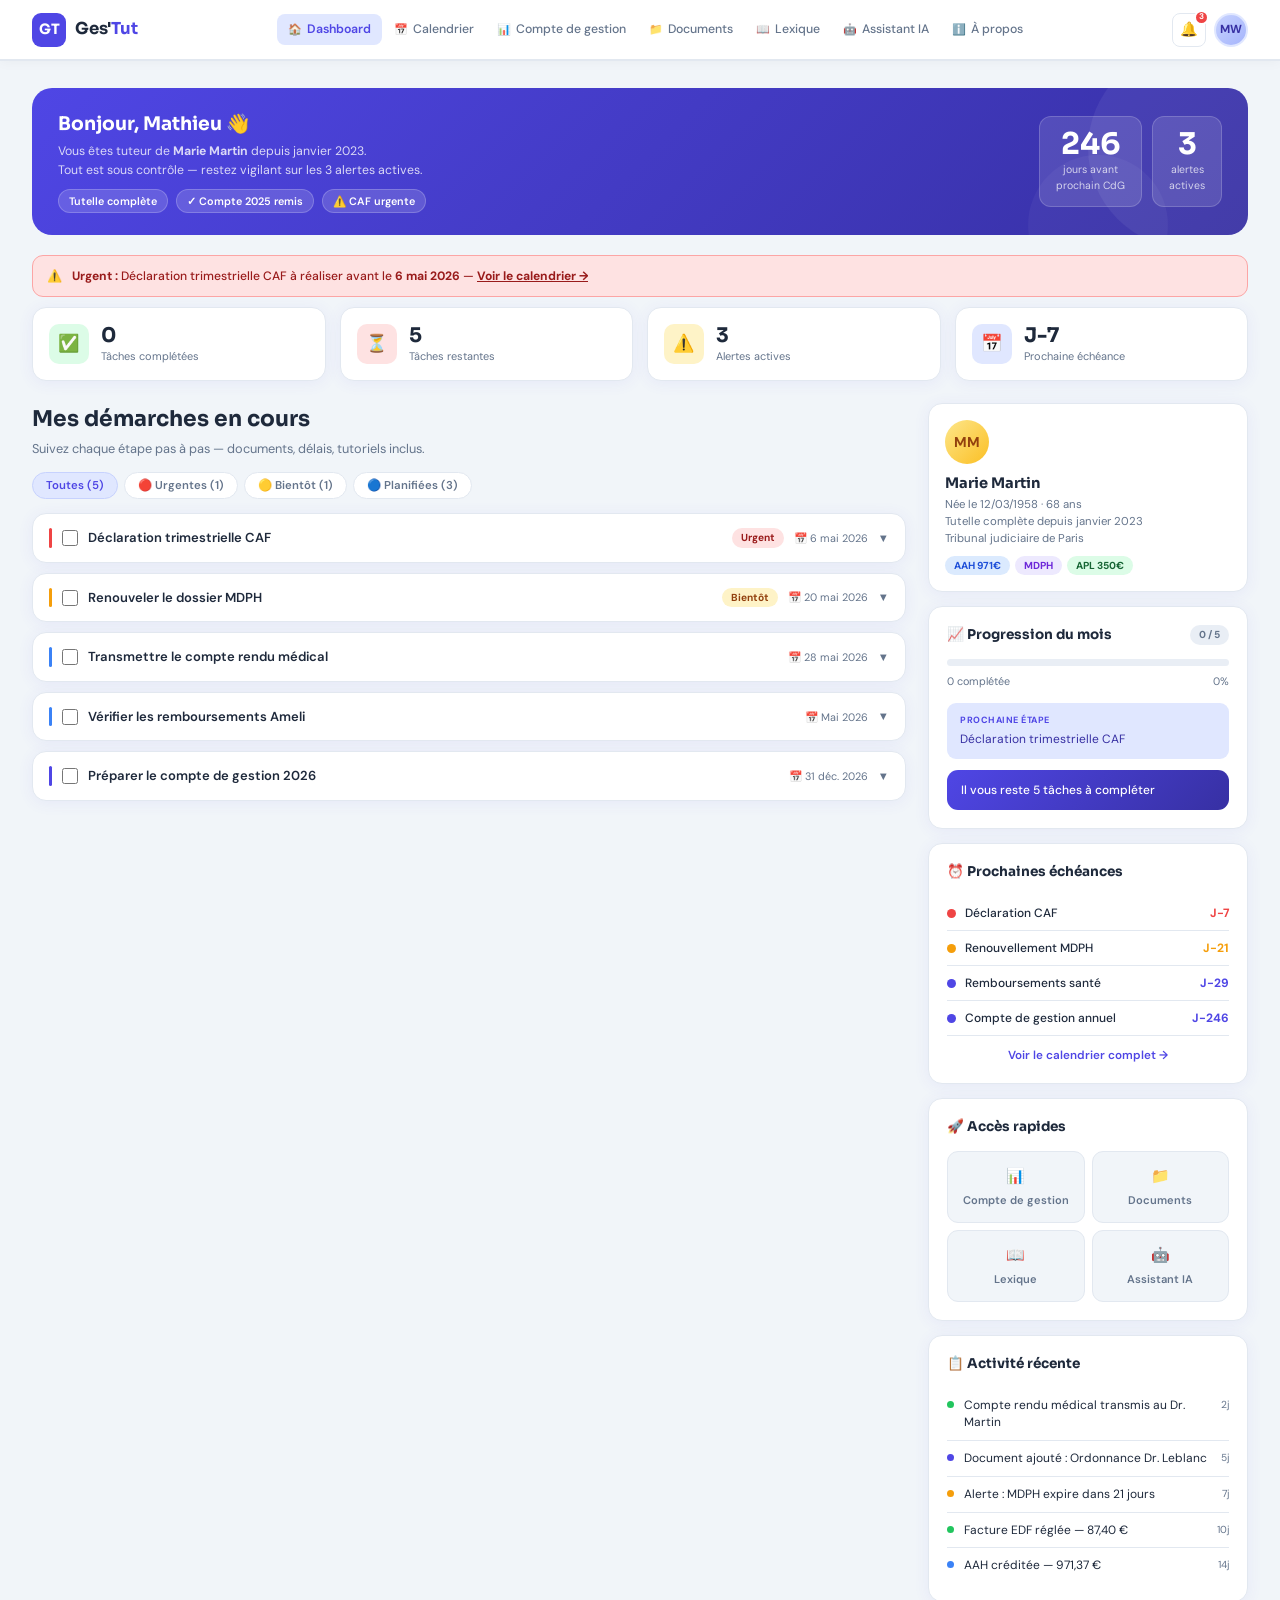
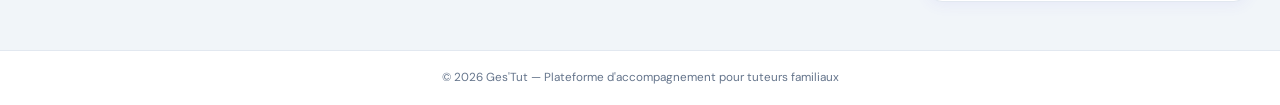
<file: index.html>
<!DOCTYPE html>
<html lang="fr">
<head>
<meta charset="UTF-8">
<meta name="viewport" content="width=device-width,initial-scale=1.0">
<title>Dashboard — Ges'Tut</title>
<link href="https://fonts.googleapis.com/css2?family=Sora:wght@400;600;700&family=DM+Sans:wght@400;500;600&display=swap" rel="stylesheet">
<link rel="stylesheet" href="style/styles.css">
<style>
.hero{
  background:linear-gradient(135deg,#4f46e5 0%,#3730a3 100%);
  border-radius:var(--radius-lg);padding:22px 26px;color:white;
  margin-bottom:20px;display:flex;align-items:center;justify-content:space-between;gap:16px;
  position:relative;overflow:hidden;
}
.hero::before{
  content:'';position:absolute;top:-40px;right:-40px;
  width:200px;height:200px;border-radius:50%;
  background:rgba(255,255,255,.06);
}
.hero::after{
  content:'';position:absolute;bottom:-60px;right:80px;
  width:140px;height:140px;border-radius:50%;
  background:rgba(255,255,255,.04);
}
.hero-text h2{font-family:'Sora',sans-serif;font-weight:700;font-size:1.25em;margin-bottom:4px}
.hero-text p{font-size:.82em;opacity:.8;line-height:1.5}
.hero-badges{display:flex;gap:8px;flex-wrap:wrap;margin-top:10px}
.hero-chip{
  background:rgba(255,255,255,.15);border:1px solid rgba(255,255,255,.2);
  border-radius:20px;padding:3px 10px;font-size:.72em;font-weight:600;
}
.hero-stat{
  background:rgba(255,255,255,.12);border:1px solid rgba(255,255,255,.18);
  border-radius:12px;padding:12px 16px;text-align:center;flex-shrink:0;z-index:1;
}
.hero-stat .hn{font-family:'Sora',sans-serif;font-weight:700;font-size:2em;display:block;line-height:1}
.hero-stat .hl{font-size:.7em;opacity:.75;margin-top:3px}

.filter-bar{display:flex;gap:6px;flex-wrap:wrap;margin-bottom:14px}
.filter-pill{
  padding:5px 13px;border:1.5px solid var(--border);background:var(--surface);
  border-radius:20px;font-size:.76em;font-weight:600;color:var(--muted);
  cursor:pointer;font-family:'DM Sans',sans-serif;transition:all .15s;
}
.filter-pill.active,.filter-pill:hover{background:var(--indigo-light);color:var(--indigo);border-color:var(--indigo-mid)}

.echéance-row{display:flex;align-items:center;gap:9px;padding:8px 0;border-bottom:1px solid var(--border)}
.echéance-row:last-child{border-bottom:none}
.echo-dot{width:9px;height:9px;border-radius:50%;flex-shrink:0}
.echo-label{flex:1;font-size:.8em;color:var(--text);font-weight:500}
.echo-j{font-weight:700;font-size:.8em}

.pupille-card{
  background:var(--surface);border:1px solid var(--border);
  border-radius:var(--radius);padding:16px;box-shadow:var(--shadow);
}
.pupille-avatar{
  width:44px;height:44px;
  background:linear-gradient(135deg,#fde68a,#fbbf24);
  border-radius:50%;display:flex;align-items:center;justify-content:center;
  font-weight:700;color:#92400e;font-size:.95em;margin-bottom:9px;
}
.pupille-name{font-family:'Sora',sans-serif;font-weight:700;font-size:.97em}
.pupille-meta{font-size:.76em;color:var(--muted);margin-top:1px;line-height:1.5}
.pupille-tags{display:flex;gap:5px;margin-top:8px;flex-wrap:wrap}
</style>
</head>
<body>

<nav class="navbar">
  <a class="nav-brand" href="index.html">
    <div class="nav-logo">GT</div>
    <span class="nav-brand-name">Ges'<span>Tut</span></span>
  </a>
  <div class="nav-links">
    <a href="index.html" class="active"><span class="nav-icon">🏠</span>Dashboard</a>
    <a href="page/calendrier.html"><span class="nav-icon">📅</span>Calendrier</a>
    <a href="page/cr.html"><span class="nav-icon">📊</span>Compte de gestion</a>
    <a href="page/documents.html"><span class="nav-icon">📁</span>Documents</a>
    <a href="page/lexique.html"><span class="nav-icon">📖</span>Lexique</a>
    <a href="page/assistant.html"><span class="nav-icon">🤖</span>Assistant IA</a>
    <a href="page/qsn.html"><span class="nav-icon">ℹ️</span>À propos</a>
  </div>
  <div class="nav-right">
    <div class="nav-icon-btn" onclick="showToast('🔔 3 alertes actives — CAF urgente dans 7 jours')">🔔<span class="nav-badge">3</span></div>
    <div class="nav-avatar" title="Mathieu Willem">MW</div>
  </div>
</nav>

<div class="page-container">

  <!-- HERO -->
  <div class="hero">
    <div class="hero-text">
      <h2>Bonjour, Mathieu 👋</h2>
      <p>Vous êtes tuteur de <strong>Marie Martin</strong> depuis janvier 2023.<br>Tout est sous contrôle — restez vigilant sur les 3 alertes actives.</p>
      <div class="hero-badges">
        <span class="hero-chip">Tutelle complète</span>
        <span class="hero-chip">✓ Compte 2025 remis</span>
        <span class="hero-chip">⚠️ CAF urgente</span>
      </div>
    </div>
    <div style="display:flex;gap:10px;flex-shrink:0;z-index:1">
      <div class="hero-stat"><span class="hn">246</span><div class="hl">jours avant<br>prochain CdG</div></div>
      <div class="hero-stat"><span class="hn">3</span><div class="hl">alertes<br>actives</div></div>
    </div>
  </div>

  <!-- ALERTE -->
  <div class="alert-banner red">⚠️ <span><strong>Urgent :</strong> Déclaration trimestrielle CAF à réaliser avant le <strong>6 mai 2026</strong> — <a href="page/calendrier.html" style="color:inherit;font-weight:700;text-decoration:underline">Voir le calendrier →</a></span></div>

  <!-- STATS -->
  <div class="stat-grid">
    <div class="stat-card">
      <div class="stat-icon-wrap" style="background:var(--green-light)">✅</div>
      <div class="stat-info"><div class="stat-num" id="count-done">0</div><div class="stat-label">Tâches complétées</div></div>
    </div>
    <div class="stat-card">
      <div class="stat-icon-wrap" style="background:var(--red-light)">⏳</div>
      <div class="stat-info"><div class="stat-num" id="count-left">5</div><div class="stat-label">Tâches restantes</div></div>
    </div>
    <div class="stat-card">
      <div class="stat-icon-wrap" style="background:var(--amber-light)">⚠️</div>
      <div class="stat-info"><div class="stat-num">3</div><div class="stat-label">Alertes actives</div></div>
    </div>
    <div class="stat-card">
      <div class="stat-icon-wrap" style="background:var(--indigo-light)">📅</div>
      <div class="stat-info"><div class="stat-num">J-7</div><div class="stat-label">Prochaine échéance</div></div>
    </div>
  </div>

  <div class="two-col">
    <!-- LEFT -->
    <div class="left">
      <div class="page-header" style="margin-bottom:14px">
        <h2>Mes démarches en cours</h2>
        <p>Suivez chaque étape pas à pas — documents, délais, tutoriels inclus.</p>
      </div>

      <div class="filter-bar">
        <button class="filter-pill active" onclick="filterTasks('all',this)">Toutes (5)</button>
        <button class="filter-pill" onclick="filterTasks('urgent',this)">🔴 Urgentes (1)</button>
        <button class="filter-pill" onclick="filterTasks('soon',this)">🟡 Bientôt (1)</button>
        <button class="filter-pill" onclick="filterTasks('normal',this)">🔵 Planifiées (3)</button>
      </div>

      <!-- TASK 1 -->
      <div class="task" data-priority="urgent">
        <div class="task-header">
          <div class="task-priority" style="background:var(--red)"></div>
          <input class="task-checkbox" type="checkbox">
          <span class="task-title">Déclaration trimestrielle CAF</span>
          <span class="badge badge-red">Urgent</span>
          <span class="task-meta">📅 6 mai 2026</span>
          <span class="task-chevron">▼</span>
        </div>
        <div class="task-content"><div class="task-body">
          <p class="task-desc">Permet de maintenir les droits APL et RSA de Marie. À faire tous les 3 mois sur caf.fr avec le numéro allocataire.</p>
          <div class="task-steps">
            <div class="task-step"><div class="step-num">1</div><span>Se connecter sur <strong>caf.fr</strong> avec le numéro allocataire de Marie</span></div>
            <div class="task-step"><div class="step-num">2</div><span>Accéder à "Déclarer mes ressources" dans l'espace personnel</span></div>
            <div class="task-step"><div class="step-num">3</div><span>Renseigner les revenus du trimestre écoulé (bulletins de salaire / Pôle Emploi)</span></div>
            <div class="task-step"><div class="step-num">4</div><span>Valider et conserver le récépissé de déclaration dans <a href="page/documents.html" style="color:var(--indigo)">Documents</a></span></div>
          </div>
          <div class="task-docs"><strong>📎 Documents nécessaires</strong>Bulletins de salaire · Relevés Pôle Emploi · Numéro allocataire CAF</div>
          <div class="video-wrapper" data-video-id="kMsBdCPCi3Q"><div class="video-icon">▶</div><span class="video-label">Tutoriel vidéo — Cliquez pour lancer</span></div>
        </div></div>
      </div>

      <!-- TASK 2 -->
      <div class="task" data-priority="soon">
        <div class="task-header">
          <div class="task-priority" style="background:var(--amber)"></div>
          <input class="task-checkbox" type="checkbox">
          <span class="task-title">Renouveler le dossier MDPH</span>
          <span class="badge badge-amber">Bientôt</span>
          <span class="task-meta">📅 20 mai 2026</span>
          <span class="task-chevron">▼</span>
        </div>
        <div class="task-content"><div class="task-body">
          <p class="task-desc">Le dossier MDPH expire le 20 mai. Sans renouvellement, Marie perd ses droits AAH, PCH et carte mobilité.</p>
          <div class="task-steps">
            <div class="task-step"><div class="step-num">1</div><span>Télécharger le Cerfa 15692 sur <strong>mdph.fr</strong></span></div>
            <div class="task-step"><div class="step-num">2</div><span>Faire signer le certificat médical Cerfa 13878 par le médecin traitant</span></div>
            <div class="task-step"><div class="step-num">3</div><span>Joindre justificatif de domicile &lt; 3 mois + pièces d'identité tuteur et pupille</span></div>
            <div class="task-step"><div class="step-num">4</div><span>Déposer ou envoyer le dossier complet à la MDPH de votre département</span></div>
          </div>
          <div class="task-docs"><strong>📎 Documents nécessaires</strong>Cerfa 15692 · Cerfa 13878 (médecin) · Justificatif domicile · CNI tuteur + pupille</div>
          <div class="video-wrapper" data-video-id="kMsBdCPCi3Q"><div class="video-icon">▶</div><span class="video-label">Tutoriel vidéo — Cliquez pour lancer</span></div>
        </div></div>
      </div>

      <!-- TASK 3 -->
      <div class="task" data-priority="normal">
        <div class="task-header">
          <div class="task-priority" style="background:var(--blue)"></div>
          <input class="task-checkbox" type="checkbox">
          <span class="task-title">Transmettre le compte rendu médical</span>
          <span class="task-meta">📅 28 mai 2026</span>
          <span class="task-chevron">▼</span>
        </div>
        <div class="task-content"><div class="task-body">
          <p class="task-desc">Le compte rendu de la dernière consultation cardiologue doit être transmis au médecin traitant de Marie.</p>
          <div class="task-steps">
            <div class="task-step"><div class="step-num">1</div><span>Récupérer le compte rendu auprès du cardiologue Dr. Leblanc</span></div>
            <div class="task-step"><div class="step-num">2</div><span>En transmettre une copie au médecin traitant</span></div>
            <div class="task-step"><div class="step-num">3</div><span>Conserver l'original dans <a href="page/documents.html" style="color:var(--indigo)">Documents → Santé</a></span></div>
          </div>
        </div></div>
      </div>

      <!-- TASK 4 -->
      <div class="task" data-priority="normal">
        <div class="task-header">
          <div class="task-priority" style="background:var(--blue)"></div>
          <input class="task-checkbox" type="checkbox">
          <span class="task-title">Vérifier les remboursements Ameli</span>
          <span class="task-meta">📅 Mai 2026</span>
          <span class="task-chevron">▼</span>
        </div>
        <div class="task-content"><div class="task-body">
          <p class="task-desc">Contrôler l'état des remboursements Sécurité Sociale de Marie pour les soins des 3 derniers mois.</p>
          <div class="task-steps">
            <div class="task-step"><div class="step-num">1</div><span>Se connecter sur <strong>ameli.fr</strong> avec les identifiants de Marie</span></div>
            <div class="task-step"><div class="step-num">2</div><span>Vérifier l'onglet "Mes remboursements" — signaler toute anomalie</span></div>
            <div class="task-step"><div class="step-num">3</div><span>En cas de non-remboursement sous 10 jours, contacter la CPAM</span></div>
          </div>
        </div></div>
      </div>

      <!-- TASK 5 -->
      <div class="task" data-priority="normal">
        <div class="task-header">
          <div class="task-priority" style="background:var(--indigo)"></div>
          <input class="task-checkbox" type="checkbox">
          <span class="task-title">Préparer le compte de gestion 2026</span>
          <span class="task-meta">📅 31 déc. 2026</span>
          <span class="task-chevron">▼</span>
        </div>
        <div class="task-content"><div class="task-body">
          <p class="task-desc">Obligation annuelle centrale du tuteur : le compte de gestion doit être remis au greffe avant le 31 décembre. Commencez dès maintenant à rassembler vos justificatifs.</p>
          <div class="task-steps">
            <div class="task-step"><div class="step-num">1</div><span>Rassembler tous les relevés bancaires de l'année (recettes et dépenses)</span></div>
            <div class="task-step"><div class="step-num">2</div><span>Saisir les opérations dans <a href="page/cr.html" style="color:var(--indigo)">Compte de gestion</a></span></div>
            <div class="task-step"><div class="step-num">3</div><span>Classer tous les justificatifs de dépenses dans <a href="page/documents.html" style="color:var(--indigo)">Documents</a></span></div>
            <div class="task-step"><div class="step-num">4</div><span>Générer l'export PDF conforme et remettre au greffe avant le 31 décembre</span></div>
          </div>
          <div class="task-docs"><strong>📎 Documents nécessaires</strong>Relevés bancaires · Justificatifs dépenses · Certificat médical annuel · Inventaire actualisé</div>
          <div class="video-wrapper" data-video-id="kMsBdCPCi3Q"><div class="video-icon">▶</div><span class="video-label">Tutoriel vidéo — Cliquez pour lancer</span></div>
        </div></div>
      </div>
    </div>

    <!-- RIGHT -->
    <div class="right">

      <!-- PUPILLE -->
      <div class="pupille-card">
        <div class="pupille-avatar">MM</div>
        <div class="pupille-name">Marie Martin</div>
        <div class="pupille-meta">Née le 12/03/1958 · 68 ans<br>Tutelle complète depuis janvier 2023<br>Tribunal judiciaire de Paris</div>
        <div class="pupille-tags">
          <span class="badge badge-blue">AAH 971€</span>
          <span class="badge badge-purple">MDPH</span>
          <span class="badge badge-green">APL 350€</span>
        </div>
      </div>

      <!-- PROGRESSION -->
      <div class="card">
        <div class="card-header">
          <span class="card-title">📈 Progression du mois</span>
          <span class="badge badge-gray" id="prog-badge">0 / 5</span>
        </div>
        <div class="progress-bar-wrap" style="margin-bottom:7px">
          <div class="progress-bar-fill" id="progress-bar" style="width:0%"></div>
        </div>
        <div style="display:flex;justify-content:space-between;font-size:.72em;color:var(--muted);margin-bottom:14px">
          <span id="prog-left">0 complétée</span><span id="prog-pct">0%</span>
        </div>
        <div class="suggestion-box">
          <strong>Prochaine étape</strong>
          <span id="suggestion">Déclaration trimestrielle CAF</span>
        </div>
        <div class="notification-box" id="notif">Il vous reste 5 tâches à compléter</div>
      </div>

      <!-- ÉCHÉANCES -->
      <div class="card">
        <div class="card-header"><span class="card-title">⏰ Prochaines échéances</span></div>
        <div class="echéance-row"><div class="echo-dot" style="background:var(--red)"></div><span class="echo-label">Déclaration CAF</span><span class="echo-j" style="color:var(--red)">J-7</span></div>
        <div class="echéance-row"><div class="echo-dot" style="background:var(--amber)"></div><span class="echo-label">Renouvellement MDPH</span><span class="echo-j" style="color:var(--amber)">J-21</span></div>
        <div class="echéance-row"><div class="echo-dot" style="background:var(--indigo)"></div><span class="echo-label">Remboursements santé</span><span class="echo-j" style="color:var(--indigo)">J-29</span></div>
        <div class="echéance-row"><div class="echo-dot" style="background:var(--indigo)"></div><span class="echo-label">Compte de gestion annuel</span><span class="echo-j" style="color:var(--indigo)">J-246</span></div>
        <a href="page/calendrier.html" style="display:block;text-align:center;margin-top:11px;font-size:.78em;color:var(--indigo);font-weight:600;text-decoration:none">Voir le calendrier complet →</a>
      </div>

      <!-- ACCÈS RAPIDES -->
      <div class="card">
        <div class="card-header"><span class="card-title">🚀 Accès rapides</span></div>
        <div class="quick-actions">
          <a href="page/cr.html" class="quick-action"><span class="qa-icon">📊</span>Compte de gestion</a>
          <a href="page/documents.html" class="quick-action"><span class="qa-icon">📁</span>Documents</a>
          <a href="page/lexique.html" class="quick-action"><span class="qa-icon">📖</span>Lexique</a>
          <a href="page/assistant.html" class="quick-action"><span class="qa-icon">🤖</span>Assistant IA</a>
        </div>
      </div>

      <!-- ACTIVITÉ -->
      <div class="card">
        <div class="card-header"><span class="card-title">📋 Activité récente</span></div>
        <div class="activity-item"><div class="activity-dot" style="background:var(--green)"></div><span class="activity-text">Compte rendu médical transmis au Dr. Martin</span><span class="activity-time">2j</span></div>
        <div class="activity-item"><div class="activity-dot" style="background:var(--indigo)"></div><span class="activity-text">Document ajouté : Ordonnance Dr. Leblanc</span><span class="activity-time">5j</span></div>
        <div class="activity-item"><div class="activity-dot" style="background:var(--amber)"></div><span class="activity-text">Alerte : MDPH expire dans 21 jours</span><span class="activity-time">7j</span></div>
        <div class="activity-item"><div class="activity-dot" style="background:var(--green)"></div><span class="activity-text">Facture EDF réglée — 87,40 €</span><span class="activity-time">10j</span></div>
        <div class="activity-item"><div class="activity-dot" style="background:var(--blue)"></div><span class="activity-text">AAH créditée — 971,37 €</span><span class="activity-time">14j</span></div>
      </div>

    </div>
  </div>
</div>

<footer>© 2026 Ges'Tut — Plateforme d'accompagnement pour tuteurs familiaux</footer>
<div class="toast" id="toast"></div>

<script>
const checkboxes=document.querySelectorAll('.task-checkbox');
const total=checkboxes.length;

function update(){
  const done=document.querySelectorAll('.task-checkbox:checked').length;
  const pct=Math.round(done/total*100);
  document.getElementById('progress-bar').style.width=pct+'%';
  document.getElementById('prog-pct').textContent=pct+'%';
  document.getElementById('prog-left').textContent=done+' complétée'+(done>1?'s':'');
  document.getElementById('prog-badge').textContent=done+' / '+total;
  document.getElementById('count-done').textContent=done;
  document.getElementById('count-left').textContent=total-done;
  document.getElementById('notif').textContent=done===total?'🎉 Toutes les tâches sont complétées !':'Il vous reste '+(total-done)+' tâche'+(total-done>1?'s':'')+' à compléter';
  const colors=['linear-gradient(90deg,#4f46e5,#818cf8)','linear-gradient(90deg,#ef4444,#f87171)','linear-gradient(90deg,#f59e0b,#fbbf24)','linear-gradient(90deg,#22c55e,#4ade80)'];
  const gi=pct===100?3:pct>=60?2:pct>=30?1:0;
  document.getElementById('progress-bar').style.background=colors[gi];
  const first=[...checkboxes].find(c=>!c.checked);
  document.getElementById('suggestion').textContent=first?first.closest('.task').querySelector('.task-title').textContent.trim():'✅ Toutes complétées !';
  checkboxes.forEach(c=>c.closest('.task').classList.toggle('done',c.checked));
}
checkboxes.forEach(c=>c.addEventListener('change',update));

document.querySelectorAll('.task-header').forEach(h=>{
  h.addEventListener('click',e=>{
    if(e.target.classList.contains('task-checkbox'))return;
    const t=h.closest('.task'),c=h.nextElementSibling,open=t.classList.contains('open');
    document.querySelectorAll('.task').forEach(x=>{x.classList.remove('open');x.querySelector('.task-content').style.maxHeight=null});
    if(!open){t.classList.add('open');c.style.maxHeight=c.scrollHeight+'px'}
  });
});

document.querySelectorAll('.video-wrapper').forEach(w=>{
  w.addEventListener('click',()=>{
    const f=document.createElement('iframe');
    f.src='https://www.youtube-nocookie.com/embed/'+w.dataset.videoId+'?autoplay=1';
    f.className='video-frame';f.allow='accelerometer; autoplay; clipboard-write; encrypted-media';f.allowFullscreen=true;
    w.innerHTML='';w.appendChild(f);
  });
});

function filterTasks(type,btn){
  document.querySelectorAll('.filter-pill').forEach(b=>b.classList.remove('active'));
  btn.classList.add('active');
  document.querySelectorAll('.task').forEach(t=>{t.style.display=(type==='all'||t.dataset.priority===type)?'':'none'});
}

function showToast(msg){
  const t=document.getElementById('toast');
  t.textContent=msg;t.classList.add('show');
  setTimeout(()=>t.classList.remove('show'),3500);
}
</script>
</body>
</html>
</file>
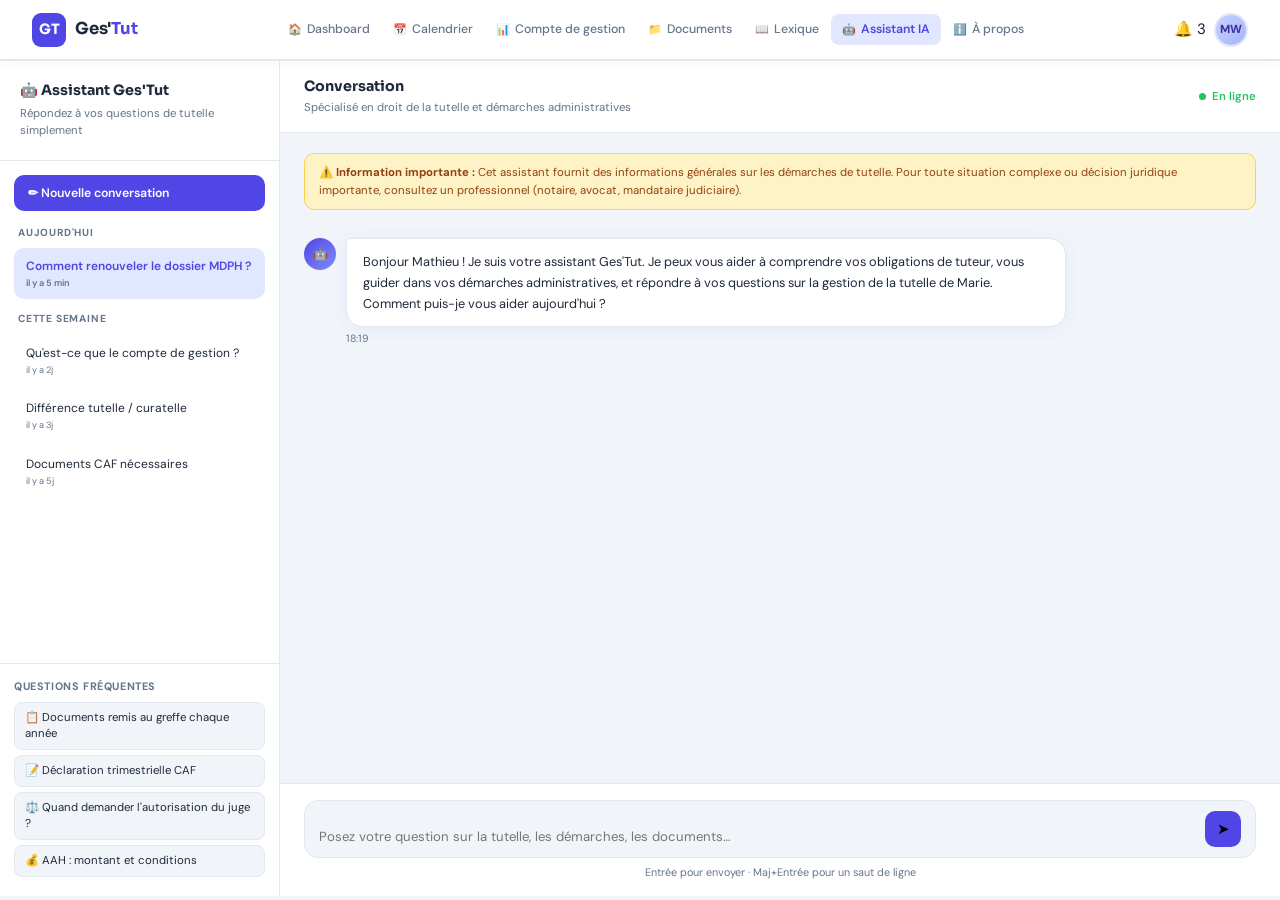
<file: page/assistant.html>
<!DOCTYPE html>
<html lang="fr">
<head>
    <meta charset="UTF-8">
    <meta name="viewport" content="width=device-width, initial-scale=1.0">
    <title>Assistant IA — Ges'Tut</title>
    <link href="https://fonts.googleapis.com/css2?family=Sora:wght@300;400;600;700&family=DM+Sans:wght@300;400;500;600&display=swap" rel="stylesheet">
    <link rel="stylesheet" href="../style/styles.css">
    <style>
        .page-wrap { display:grid; grid-template-columns:280px 1fr; gap:0; height:calc(100vh - 64px); max-width:100%; }

        /* SIDEBAR */
        .ai-sidebar {
            background:var(--surface); border-right:1px solid var(--border);
            display:flex; flex-direction:column; overflow:hidden;
        }
        .sidebar-header { padding:20px; border-bottom:1px solid var(--border); }
        .sidebar-header h3 { font-family:'Sora',sans-serif; font-weight:700; font-size:0.95em; color:var(--text); margin-bottom:4px; }
        .sidebar-header p { font-size:0.76em; color:var(--muted); }

        .new-chat-btn { display:flex; align-items:center; gap:8px; padding:10px 14px; margin:14px 14px 0; background:var(--indigo); color:white; border:none; border-radius:10px; font-size:0.82em; font-weight:600; cursor:pointer; font-family:'DM Sans',sans-serif; transition:background 0.18s; }
        .new-chat-btn:hover { background:var(--indigo-dark); }

        .history-list { flex:1; overflow-y:auto; padding:14px; }
        .history-label { font-size:0.68em; font-weight:700; color:var(--muted); text-transform:uppercase; letter-spacing:0.8px; margin-bottom:8px; padding:0 4px; }
        .history-item { padding:10px 12px; border-radius:10px; cursor:pointer; font-size:0.8em; color:var(--text); transition:background 0.18s; margin-bottom:4px; line-height:1.4; }
        .history-item:hover { background:var(--bg); }
        .history-item.active { background:var(--indigo-light); color:var(--indigo); font-weight:600; }
        .history-item .hi-time { font-size:0.76em; color:var(--muted); display:block; margin-top:2px; }

        /* SUGGESTIONS RAPIDES */
        .suggestions-section { padding:14px; border-top:1px solid var(--border); }
        .suggestions-section h4 { font-size:0.72em; font-weight:700; color:var(--muted); text-transform:uppercase; letter-spacing:0.6px; margin-bottom:8px; }
        .suggestion-chip { padding:7px 10px; background:var(--bg); border:1px solid var(--border); border-radius:8px; font-size:0.76em; color:var(--text); cursor:pointer; margin-bottom:5px; transition:all 0.18s; display:block; line-height:1.4; }
        .suggestion-chip:hover { background:var(--indigo-light); color:var(--indigo); border-color:var(--indigo-mid); }

        /* CHAT ZONE */
        .chat-zone { display:flex; flex-direction:column; background:var(--bg); }

        .chat-header { background:var(--surface); border-bottom:1px solid var(--border); padding:16px 24px; display:flex; align-items:center; justify-content:space-between; }
        .chat-header h3 { font-family:'Sora',sans-serif; font-weight:700; font-size:0.95em; }
        .ai-indicator { display:flex; align-items:center; gap:6px; font-size:0.76em; color:var(--green); font-weight:600; }
        .ai-dot { width:7px; height:7px; background:var(--green); border-radius:50%; animation:pulse 2s infinite; }
        @keyframes pulse { 0%,100%{opacity:1}50%{opacity:0.4} }

        .chat-messages { flex:1; overflow-y:auto; padding:20px 24px; display:flex; flex-direction:column; gap:14px; }

        /* MESSAGES */
        .msg { display:flex; gap:10px; max-width:80%; }
        .msg.user { align-self:flex-end; flex-direction:row-reverse; }
        .msg.bot  { align-self:flex-start; }

        .msg-avatar { width:32px; height:32px; border-radius:50%; display:flex; align-items:center; justify-content:center; font-size:0.8em; font-weight:700; flex-shrink:0; }
        .msg.bot .msg-avatar  { background:linear-gradient(135deg,var(--indigo),#818cf8); color:white; }
        .msg.user .msg-avatar { background:linear-gradient(135deg,#c7d2fe,#a5b4fc); color:var(--indigo-dark); }

        .msg-bubble {
            padding:12px 16px; border-radius:16px; font-size:0.85em; line-height:1.65;
            max-width:100%;
        }
        .msg.bot .msg-bubble  { background:var(--surface); border:1px solid var(--border); color:var(--text); border-radius:4px 16px 16px 16px; box-shadow:var(--shadow); }
        .msg.user .msg-bubble { background:var(--indigo); color:white; border-radius:16px 4px 16px 16px; }
        .msg-bubble strong { font-weight:700; }
        .msg-bubble ul { padding-left:16px; margin:6px 0; }
        .msg-bubble li { margin-bottom:3px; }
        .msg-time { font-size:0.7em; color:var(--muted); margin-top:4px; text-align:right; }
        .msg.bot .msg-time { text-align:left; }

        /* TYPING */
        .typing-indicator { display:flex; align-items:center; gap:4px; padding:14px 16px; background:var(--surface); border:1px solid var(--border); border-radius:4px 16px 16px 16px; width:fit-content; }
        .typing-dot { width:7px; height:7px; background:var(--indigo); border-radius:50%; animation:typing 1.2s infinite; }
        .typing-dot:nth-child(2) { animation-delay:0.2s; }
        .typing-dot:nth-child(3) { animation-delay:0.4s; }
        @keyframes typing { 0%,80%,100%{transform:translateY(0)}40%{transform:translateY(-6px)} }

        /* INPUT */
        .chat-input-zone { background:var(--surface); border-top:1px solid var(--border); padding:16px 24px; }
        .input-wrap { display:flex; gap:10px; align-items:flex-end; background:var(--bg); border:1.5px solid var(--border); border-radius:14px; padding:10px 14px; transition:border-color 0.18s; }
        .input-wrap:focus-within { border-color:var(--indigo); }
        .chat-input { flex:1; border:none; background:transparent; font-size:0.88em; font-family:'DM Sans',sans-serif; color:var(--text); outline:none; resize:none; max-height:120px; line-height:1.5; }
        .send-btn { width:36px; height:36px; background:var(--indigo); border:none; border-radius:10px; cursor:pointer; display:flex; align-items:center; justify-content:center; font-size:1em; transition:background 0.18s; flex-shrink:0; }
        .send-btn:hover { background:var(--indigo-dark); }
        .send-btn:disabled { background:var(--border); cursor:default; }
        .input-hint { font-size:0.72em; color:var(--muted); margin-top:6px; text-align:center; }

        /* DISCLAIMER */
        .disclaimer { background:var(--amber-light); border:1px solid #fcd34d; border-radius:10px; padding:10px 14px; font-size:0.76em; color:#92400e; margin-bottom:14px; line-height:1.5; }
        .disclaimer strong { font-weight:700; }
    </style>
</head>
<body>

<nav class="navbar">
    <a class="nav-brand" href="../index.html">
        <div class="nav-logo">GT</div>
        <span class="nav-brand-name">Ges'<span>Tut</span></span>
    </a>
    <div class="nav-links">
        <a href="../index.html"><span class="nav-icon">🏠</span> Dashboard</a>
        <a href="calendrier.html"><span class="nav-icon">📅</span> Calendrier</a>
        <a href="cr.html"><span class="nav-icon">📊</span> Compte de gestion</a>
        <a href="documents.html"><span class="nav-icon">📁</span> Documents</a>
        <a href="lexique.html"><span class="nav-icon">📖</span> Lexique</a>
        <a href="assistant.html" class="active"><span class="nav-icon">🤖</span> Assistant IA</a>
        <a href="qsn.html"><span class="nav-icon">ℹ️</span>À propos</a>
    </div>
    <div class="nav-right">
        <div class="nav-notif-btn">🔔 <span class="nav-notif-badge">3</span></div>
        <div class="nav-avatar">MW</div>
    </div>
</nav>

<div class="page-wrap">

    <!-- SIDEBAR -->
    <div class="ai-sidebar">
        <div class="sidebar-header">
            <h3>🤖 Assistant Ges'Tut</h3>
            <p>Répondez à vos questions de tutelle simplement</p>
        </div>

        <button class="new-chat-btn" onclick="newChat()">✏ Nouvelle conversation</button>

        <div class="history-list">
            <div class="history-label">Aujourd'hui</div>
            <div class="history-item active">Comment renouveler le dossier MDPH ?<span class="hi-time">il y a 5 min</span></div>
            <div class="history-label" style="margin-top:12px">Cette semaine</div>
            <div class="history-item">Qu'est-ce que le compte de gestion ?<span class="hi-time">il y a 2j</span></div>
            <div class="history-item">Différence tutelle / curatelle<span class="hi-time">il y a 3j</span></div>
            <div class="history-item">Documents CAF nécessaires<span class="hi-time">il y a 5j</span></div>
        </div>

        <div class="suggestions-section">
            <h4>Questions fréquentes</h4>
            <span class="suggestion-chip" onclick="askQuestion('Quels documents dois-je remettre au greffe chaque année ?')">📋 Documents remis au greffe chaque année</span>
            <span class="suggestion-chip" onclick="askQuestion('Comment fonctionne la déclaration trimestrielle CAF ?')">📝 Déclaration trimestrielle CAF</span>
            <span class="suggestion-chip" onclick="askQuestion('Quand dois-je demander l\'autorisation du juge ?')">⚖️ Quand demander l'autorisation du juge ?</span>
            <span class="suggestion-chip" onclick="askQuestion('Qu\'est-ce que l\'AAH et comment la percevoir ?')">💰 AAH : montant et conditions</span>
        </div>
    </div>

    <!-- CHAT -->
    <div class="chat-zone">
        <div class="chat-header">
            <div>
                <h3>Conversation</h3>
                <div style="font-size:0.76em;color:var(--muted);margin-top:2px">Spécialisé en droit de la tutelle et démarches administratives</div>
            </div>
            <div class="ai-indicator">
                <div class="ai-dot"></div> En ligne
            </div>
        </div>

        <div class="chat-messages" id="chat-messages">
            <div class="disclaimer">
                <strong>⚠️ Information importante :</strong> Cet assistant fournit des informations générales sur les démarches de tutelle. Pour toute situation complexe ou décision juridique importante, consultez un professionnel (notaire, avocat, mandataire judiciaire).
            </div>
        </div>

        <div class="chat-input-zone">
            <div class="input-wrap">
                <textarea class="chat-input" id="chat-input" placeholder="Posez votre question sur la tutelle, les démarches, les documents…" rows="1" onkeydown="handleKey(event)" oninput="autoResize(this)"></textarea>
                <button class="send-btn" id="send-btn" onclick="sendMessage()">➤</button>
            </div>
            <div class="input-hint">Entrée pour envoyer · Maj+Entrée pour un saut de ligne</div>
        </div>
    </div>
</div>

<script>
const SYSTEM_PROMPT = `Tu es l'assistant IA de Ges'Tut, une plateforme d'accompagnement pour tuteurs familiaux en France.

Contexte utilisateur : Mathieu Willem est tuteur de Marie Martin (68 ans, sous tutelle complète depuis janvier 2023). Marie perçoit l'AAH (971€/mois), l'APL (350€/mois) et une pension de retraite (1200€/mois).

Ton rôle :
- Répondre simplement et clairement aux questions sur la tutelle, la curatelle, les démarches administratives françaises
- Expliquer le jargon juridique en langage accessible
- Guider étape par étape pour les démarches (CAF, MDPH, greffe, Ameli…)
- Mentionner les deadlines et obligations légales
- Toujours suggérer de consulter un professionnel pour les cas complexes

Style de réponse :
- Clair, bienveillant, sans jargon inutile
- Utilise des listes à puces pour les étapes
- Mentionne les numéros de Cerfa quand pertinent
- Réponds en français uniquement
- Sois concis mais complet (150-300 mots max sauf si plus de détails sont nécessaires)

Tu ne peux pas donner de conseils juridiques personnalisés, seulement des informations générales.`;

let messages = [];
let isTyping = false;

function addMessage(role, content) {
    const container = document.getElementById('chat-messages');
    const time = new Date().toLocaleTimeString('fr-FR', {hour:'2-digit',minute:'2-digit'});
    const isBot = role === 'assistant';

    const el = document.createElement('div');
    el.className = `msg ${isBot ? 'bot' : 'user'}`;
    el.innerHTML = `
        <div class="msg-avatar">${isBot ? '🤖' : 'MW'}</div>
        <div>
            <div class="msg-bubble">${formatMessage(content)}</div>
            <div class="msg-time">${time}</div>
        </div>`;
    container.appendChild(el);
    container.scrollTop = container.scrollHeight;
}

function formatMessage(text) {
    return text
        .replace(/\*\*(.*?)\*\*/g, '<strong>$1</strong>')
        .replace(/\*(.*?)\*/g, '<em>$1</em>')
        .replace(/^- (.+)$/gm, '<li>$1</li>')
        .replace(/((<li>.*<\/li>\n?)+)/g, '<ul>$1</ul>')
        .replace(/\n\n/g, '</p><p>')
        .replace(/\n/g, '<br>');
}

function showTyping() {
    const container = document.getElementById('chat-messages');
    const el = document.createElement('div');
    el.className = 'msg bot';
    el.id = 'typing-msg';
    el.innerHTML = `
        <div class="msg-avatar">🤖</div>
        <div class="typing-indicator">
            <div class="typing-dot"></div>
            <div class="typing-dot"></div>
            <div class="typing-dot"></div>
        </div>`;
    container.appendChild(el);
    container.scrollTop = container.scrollHeight;
}

function removeTyping() {
    const el = document.getElementById('typing-msg');
    if (el) el.remove();
}

async function sendMessage(textOverride) {
    const input = document.getElementById('chat-input');
    const text = textOverride || input.value.trim();
    if (!text || isTyping) return;

    input.value = '';
    input.style.height = '';
    isTyping = true;
    document.getElementById('send-btn').disabled = true;

    addMessage('user', text);
    messages.push({ role:'user', content: text });

    showTyping();

    try {
        const response = await fetch('https://api.anthropic.com/v1/messages', {
            method:'POST',
            headers:{ 'Content-Type':'application/json' },
            body: JSON.stringify({
                model:'claude-sonnet-4-20250514',
                max_tokens:1000,
                system: SYSTEM_PROMPT,
                messages: messages
            })
        });

        const data = await response.json();
        removeTyping();

        const reply = data.content?.[0]?.text || "Je n'ai pas pu obtenir de réponse. Veuillez réessayer.";
        messages.push({ role:'assistant', content: reply });
        addMessage('assistant', reply);
    } catch (err) {
        removeTyping();
        addMessage('assistant', "⚠️ Une erreur est survenue. Vérifiez votre connexion et réessayez.");
    }

    isTyping = false;
    document.getElementById('send-btn').disabled = false;
}

function askQuestion(q) {
    sendMessage(q);
}

function newChat() {
    messages = [];
    const container = document.getElementById('chat-messages');
    container.innerHTML = `<div class="disclaimer"><strong>⚠️ Information importante :</strong> Cet assistant fournit des informations générales sur les démarches de tutelle. Pour toute situation complexe ou décision juridique importante, consultez un professionnel (notaire, avocat, mandataire judiciaire).</div>`;
    addMessage('assistant', 'Bonjour Mathieu ! Je suis votre assistant Ges\'Tut. Je peux vous aider à comprendre vos obligations de tuteur, vous guider dans vos démarches administratives, et répondre à vos questions sur la gestion de la tutelle de Marie.\n\nComment puis-je vous aider aujourd\'hui ?');
}

function handleKey(e) {
    if (e.key === 'Enter' && !e.shiftKey) { e.preventDefault(); sendMessage(); }
}

function autoResize(el) {
    el.style.height = '';
    el.style.height = Math.min(el.scrollHeight, 120) + 'px';
}

// Init
newChat();
</script>
</body>
</html>
</file>
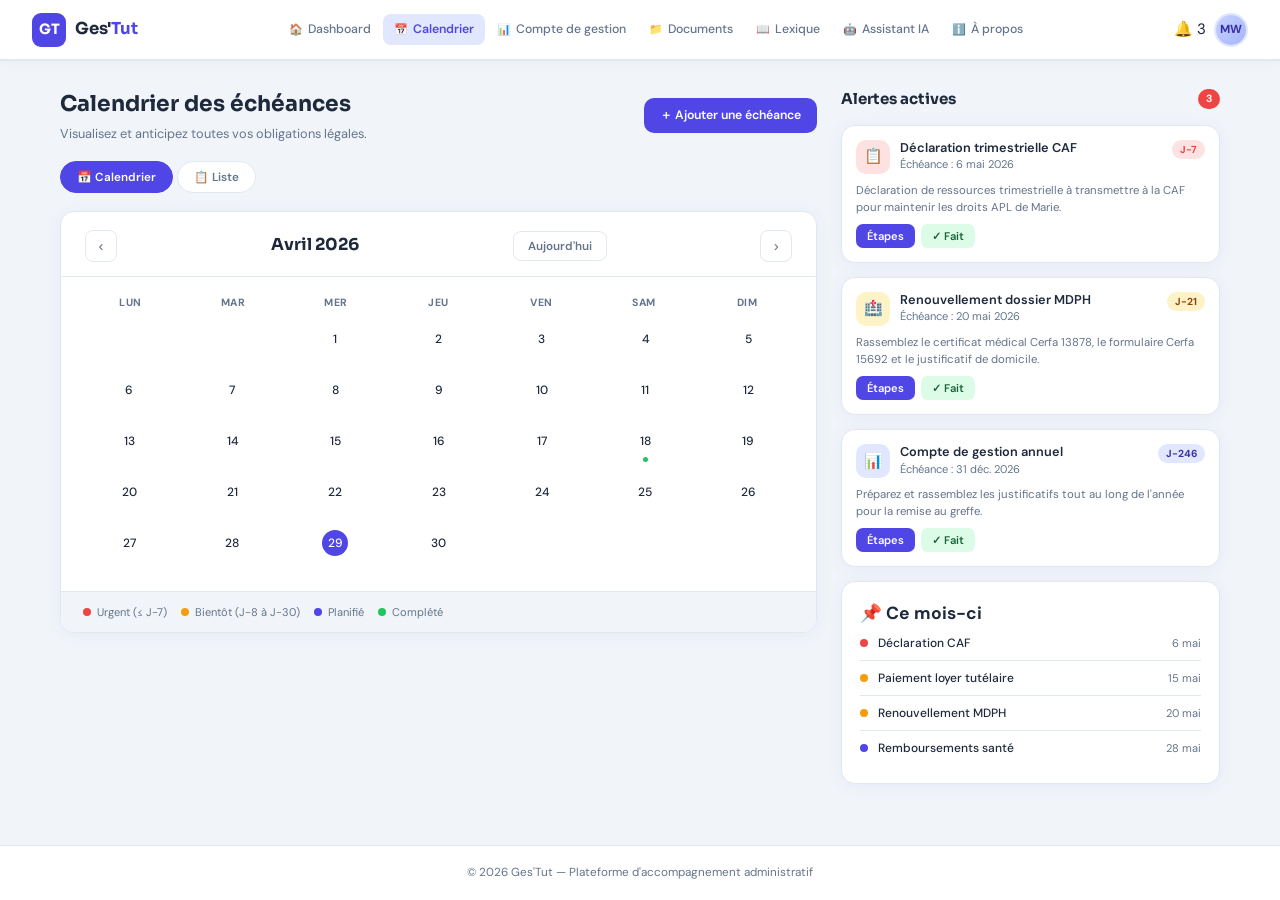
<file: page/calendrier.html>
<!DOCTYPE html>
<html lang="fr">
<head>
    <meta charset="UTF-8">
    <meta name="viewport" content="width=device-width, initial-scale=1.0">
    <title>Calendrier — Ges'Tut</title>
    <link href="https://fonts.googleapis.com/css2?family=Sora:wght@300;400;600;700&family=DM+Sans:wght@300;400;500;600&display=swap" rel="stylesheet">
    <link rel="stylesheet" href="../style/styles.css">
    <style>
        .page-wrap { display:flex; gap:24px; padding:28px 40px 40px; flex:1; max-width:1240px; margin:0 auto; width:100%; }
        .cal-col { flex:2; min-width:0; }
        .alerts-col { flex:1; display:flex; flex-direction:column; gap:14px; }

        /* CAL */
        .cal-card { background:var(--surface); border-radius:var(--radius); box-shadow:var(--shadow); border:1px solid var(--border); overflow:hidden; }
        .cal-nav { display:flex; align-items:center; justify-content:space-between; padding:18px 24px 14px; border-bottom:1px solid var(--border); }
        .cal-nav-title { font-family:'Sora',sans-serif; font-weight:700; font-size:1.1em; text-transform:capitalize; }
        .cal-nav-btn { width:32px; height:32px; border:1px solid var(--border); background:var(--surface); border-radius:8px; cursor:pointer; display:flex; align-items:center; justify-content:center; font-size:1em; color:var(--muted); transition:all 0.18s; }
        .cal-nav-btn:hover { background:var(--indigo-light); color:var(--indigo); }
        .cal-today-btn { padding:6px 14px; font-size:0.78em; font-weight:600; border:1px solid var(--border); background:var(--surface); border-radius:8px; cursor:pointer; color:var(--muted); font-family:'DM Sans',sans-serif; transition:all 0.18s; }
        .cal-today-btn:hover { background:var(--indigo-light); color:var(--indigo); }

        .cal-grid { padding:14px 18px 18px; }
        .cal-weekdays { display:grid; grid-template-columns:repeat(7,1fr); margin-bottom:6px; }
        .cal-weekday { text-align:center; font-size:0.7em; font-weight:700; color:var(--muted); text-transform:uppercase; letter-spacing:0.5px; padding:4px 0; }
        .cal-days { display:grid; grid-template-columns:repeat(7,1fr); gap:3px; }

        .cal-day {
            border-radius:8px;
            display:flex; flex-direction:column; align-items:center;
            padding:5px 2px 4px; cursor:default;
            position:relative; transition:background 0.15s;
            min-height:48px;
        }
        .cal-day:hover { background:var(--bg); }
        .cal-day.empty { opacity:0; pointer-events:none; }
        .cal-day.today .day-num { background:var(--indigo); color:white; border-radius:50%; }
        .cal-day.has-event { cursor:pointer; }
        .cal-day.selected { background:var(--indigo-light); }

        .day-num { font-size:0.8em; font-weight:500; color:var(--text); width:26px; height:26px; display:flex; align-items:center; justify-content:center; margin-bottom:3px; }
        .day-dots { display:flex; flex-wrap:wrap; gap:2px; justify-content:center; }
        .day-dot { width:5px; height:5px; border-radius:50%; }
        .dot-red { background:var(--red); } .dot-amber { background:var(--amber); }
        .dot-indigo { background:var(--indigo); } .dot-green { background:var(--green); }

        .cal-legend { display:flex; gap:14px; padding:12px 22px; border-top:1px solid var(--border); background:var(--bg); flex-wrap:wrap; }
        .legend-item { display:flex; align-items:center; gap:6px; font-size:0.74em; color:var(--muted); }
        .legend-dot { width:8px; height:8px; border-radius:50%; }

        /* TABS */
        .view-tabs { display:flex; gap:4px; margin-bottom:18px; }
        .view-tab { padding:7px 16px; border:1.5px solid var(--border); background:var(--surface); border-radius:20px; font-size:0.78em; font-weight:600; color:var(--muted); cursor:pointer; font-family:'DM Sans',sans-serif; transition:all 0.18s; }
        .view-tab.active { background:var(--indigo); color:white; border-color:var(--indigo); }

        /* LISTE */
        .list-view { display:none; flex-direction:column; gap:10px; }
        .list-view.active { display:flex; }

        .list-event {
            background:var(--surface); border-radius:12px; border:1px solid var(--border);
            padding:14px 16px; display:flex; align-items:center; gap:14px;
            box-shadow:var(--shadow); transition:box-shadow 0.2s;
        }
        .list-event:hover { box-shadow:var(--shadow-md); }
        .list-event-date { text-align:center; width:44px; flex-shrink:0; }
        .list-event-day { font-family:'Sora',sans-serif; font-weight:700; font-size:1.4em; color:var(--text); line-height:1; }
        .list-event-month { font-size:0.7em; color:var(--muted); text-transform:uppercase; }
        .list-event-sep { width:3px; height:36px; border-radius:4px; flex-shrink:0; }
        .list-event-info { flex:1; }
        .list-event-title { font-weight:600; font-size:0.88em; color:var(--text); }
        .list-event-desc { font-size:0.76em; color:var(--muted); margin-top:2px; }

        /* ALERTES */
        .alert-card { background:var(--surface); border-radius:14px; border:1px solid var(--border); box-shadow:var(--shadow); padding:14px; display:flex; flex-direction:column; gap:8px; transition:box-shadow 0.2s, transform 0.2s; }
        .alert-card:hover { box-shadow:var(--shadow-md); transform:translateY(-1px); }
        .alert-top { display:flex; align-items:flex-start; gap:10px; }
        .alert-icon { width:34px; height:34px; border-radius:10px; display:flex; align-items:center; justify-content:center; font-size:1em; flex-shrink:0; }
        .alert-icon.red    { background:var(--red-light); }
        .alert-icon.amber  { background:var(--amber-light); }
        .alert-icon.indigo { background:var(--indigo-light); }
        .alert-icon.green  { background:var(--green-light); }
        .alert-info { flex:1; }
        .alert-title { font-weight:600; font-size:0.85em; color:var(--text); line-height:1.3; }
        .alert-date  { font-size:0.74em; color:var(--muted); }
        .alert-badge { font-size:0.68em; font-weight:700; padding:2px 8px; border-radius:20px; white-space:nowrap; align-self:flex-start; }
        .badge-red    { background:var(--red-light);    color:var(--red); }
        .badge-amber  { background:var(--amber-light);  color:#92400e; }
        .badge-indigo { background:var(--indigo-light); color:var(--indigo-dark); }
        .badge-green  { background:var(--green-light);  color:#166534; }
        .alert-desc { font-size:0.76em; color:var(--muted); line-height:1.5; }
        .alert-actions { display:flex; gap:6px; }
        .alert-card.done { opacity:0.45; pointer-events:none; }

        /* ADD BTN */
        .add-btn {
            display:flex; align-items:center; gap:8px;
            padding:9px 16px; background:var(--indigo); color:white;
            border:none; border-radius:10px; font-size:0.82em; font-weight:600;
            cursor:pointer; font-family:'DM Sans',sans-serif; transition:background 0.18s;
        }
        .add-btn:hover { background:var(--indigo-dark); }

        /* MODAL ADD */
        .form-group { margin-bottom:14px; }
        .form-label { display:block; font-size:0.8em; font-weight:600; color:var(--text); margin-bottom:5px; }
        .form-input,.form-select { width:100%; padding:9px 12px; border:1.5px solid var(--border); border-radius:10px; font-size:0.85em; font-family:'DM Sans',sans-serif; color:var(--text); background:var(--surface); outline:none; transition:border-color 0.18s; }
        .form-input:focus,.form-select:focus { border-color:var(--indigo); }

        /* UPCOMING MINI */
        .upcoming-item { display:flex; align-items:center; gap:10px; padding:8px 0; border-bottom:1px solid var(--border); }
        .upcoming-item:last-child { border-bottom:none; }
        .upcoming-dot { width:8px; height:8px; border-radius:50%; flex-shrink:0; }
        .upcoming-text { flex:1; font-size:0.8em; color:var(--text); font-weight:500; }
        .upcoming-date { font-size:0.74em; color:var(--muted); }
    </style>
</head>
<body>

<nav class="navbar">
    <a class="nav-brand" href="../index.html">
        <div class="nav-logo">GT</div>
        <span class="nav-brand-name">Ges'<span>Tut</span></span>
    </a>
    <div class="nav-links">
        <a href="../index.html"><span class="nav-icon">🏠</span> Dashboard</a>
        <a href="calendrier.html" class="active"><span class="nav-icon">📅</span> Calendrier</a>
        <a href="cr.html"><span class="nav-icon">📊</span> Compte de gestion</a>
        <a href="documents.html"><span class="nav-icon">📁</span> Documents</a>
        <a href="lexique.html"><span class="nav-icon">📖</span> Lexique</a>
        <a href="assistant.html"><span class="nav-icon">🤖</span> Assistant IA</a>
        <a href="qsn.html"><span class="nav-icon">ℹ️</span>À propos</a>
    </div>
    <div class="nav-right">
        <div class="nav-notif-btn">🔔 <span class="nav-notif-badge">3</span></div>
        <div class="nav-avatar">MW</div>
    </div>
</nav>

<div class="page-wrap">

    <!-- CALENDRIER -->
    <div class="cal-col">
        <div style="display:flex;align-items:center;justify-content:space-between;margin-bottom:18px;">
            <div class="page-header" style="margin-bottom:0">
                <h2>Calendrier des échéances</h2>
                <p>Visualisez et anticipez toutes vos obligations légales.</p>
            </div>
            <button class="add-btn" onclick="openModal('modal-add')">＋ Ajouter une échéance</button>
        </div>

        <!-- TABS -->
        <div class="view-tabs">
            <button class="view-tab active" onclick="switchView('calendar', this)">📅 Calendrier</button>
            <button class="view-tab" onclick="switchView('list', this)">📋 Liste</button>
        </div>

        <!-- VUE CALENDRIER -->
        <div id="view-calendar">
            <div class="cal-card">
                <div class="cal-nav">
                    <button class="cal-nav-btn" id="prevBtn">‹</button>
                    <span class="cal-nav-title" id="calTitle"></span>
                    <button class="cal-today-btn" id="todayBtn">Aujourd'hui</button>
                    <button class="cal-nav-btn" id="nextBtn">›</button>
                </div>
                <div class="cal-grid">
                    <div class="cal-weekdays">
                        <div class="cal-weekday">Lun</div><div class="cal-weekday">Mar</div>
                        <div class="cal-weekday">Mer</div><div class="cal-weekday">Jeu</div>
                        <div class="cal-weekday">Ven</div><div class="cal-weekday">Sam</div>
                        <div class="cal-weekday">Dim</div>
                    </div>
                    <div class="cal-days" id="calDays"></div>
                </div>
                <div class="cal-legend">
                    <div class="legend-item"><div class="legend-dot" style="background:var(--red)"></div>Urgent (≤ J-7)</div>
                    <div class="legend-item"><div class="legend-dot" style="background:var(--amber)"></div>Bientôt (J-8 à J-30)</div>
                    <div class="legend-item"><div class="legend-dot" style="background:var(--indigo)"></div>Planifié</div>
                    <div class="legend-item"><div class="legend-dot" style="background:var(--green)"></div>Complété</div>
                </div>
            </div>
        </div>

        <!-- VUE LISTE -->
        <div id="view-list" class="list-view"></div>
    </div>

    <!-- ALERTES -->
    <div class="alerts-col">

        <div style="display:flex;align-items:center;justify-content:space-between;">
            <h3 style="font-family:'Sora',sans-serif;font-weight:700;font-size:1em;">Alertes actives</h3>
            <span style="background:var(--red);color:white;font-size:0.7em;font-weight:700;padding:2px 8px;border-radius:20px;" id="alertsCount">3</span>
        </div>

        <div class="alert-card" id="alert-caf">
            <div class="alert-top">
                <div class="alert-icon red">📋</div>
                <div class="alert-info">
                    <div class="alert-title">Déclaration trimestrielle CAF</div>
                    <div class="alert-date">Échéance : 6 mai 2026</div>
                </div>
                <span class="alert-badge badge-red">J-7</span>
            </div>
            <div class="alert-desc">Déclaration de ressources trimestrielle à transmettre à la CAF pour maintenir les droits APL de Marie.</div>
            <div class="alert-actions">
                <button class="btn btn-primary btn-sm" onclick="openModal('modal-caf')">Étapes</button>
                <button class="btn btn-success btn-sm" onclick="markAlertDone('alert-caf')">✓ Fait</button>
            </div>
        </div>

        <div class="alert-card" id="alert-mdph">
            <div class="alert-top">
                <div class="alert-icon amber">🏥</div>
                <div class="alert-info">
                    <div class="alert-title">Renouvellement dossier MDPH</div>
                    <div class="alert-date">Échéance : 20 mai 2026</div>
                </div>
                <span class="alert-badge badge-amber">J-21</span>
            </div>
            <div class="alert-desc">Rassemblez le certificat médical Cerfa 13878, le formulaire Cerfa 15692 et le justificatif de domicile.</div>
            <div class="alert-actions">
                <button class="btn btn-primary btn-sm" onclick="openModal('modal-mdph')">Étapes</button>
                <button class="btn btn-success btn-sm" onclick="markAlertDone('alert-mdph')">✓ Fait</button>
            </div>
        </div>

        <div class="alert-card" id="alert-cg">
            <div class="alert-top">
                <div class="alert-icon indigo">📊</div>
                <div class="alert-info">
                    <div class="alert-title">Compte de gestion annuel</div>
                    <div class="alert-date">Échéance : 31 déc. 2026</div>
                </div>
                <span class="alert-badge badge-indigo">J-246</span>
            </div>
            <div class="alert-desc">Préparez et rassemblez les justificatifs tout au long de l'année pour la remise au greffe.</div>
            <div class="alert-actions">
                <button class="btn btn-primary btn-sm" onclick="openModal('modal-cg')">Étapes</button>
                <button class="btn btn-success btn-sm" onclick="markAlertDone('alert-cg')">✓ Fait</button>
            </div>
        </div>

        <!-- À VENIR -->
        <div class="card">
            <h3>📌 Ce mois-ci</h3>
            <div class="upcoming-item"><div class="upcoming-dot" style="background:var(--red)"></div><span class="upcoming-text">Déclaration CAF</span><span class="upcoming-date">6 mai</span></div>
            <div class="upcoming-item"><div class="upcoming-dot" style="background:var(--amber)"></div><span class="upcoming-text">Paiement loyer tutélaire</span><span class="upcoming-date">15 mai</span></div>
            <div class="upcoming-item"><div class="upcoming-dot" style="background:var(--amber)"></div><span class="upcoming-text">Renouvellement MDPH</span><span class="upcoming-date">20 mai</span></div>
            <div class="upcoming-item"><div class="upcoming-dot" style="background:var(--indigo)"></div><span class="upcoming-text">Remboursements santé</span><span class="upcoming-date">28 mai</span></div>
        </div>

    </div>
</div>

<footer>© 2026 Ges'Tut — Plateforme d'accompagnement administratif</footer>
<div class="toast" id="toast"></div>

<!-- MODAL DÉTAILS CAF -->
<div class="modal-overlay" id="modal-caf">
    <div class="modal">
        <h3>📋 Déclaration trimestrielle CAF</h3>
        <span class="alert-badge badge-red" style="display:inline-block;margin-bottom:12px">⚠️ Urgent — Échéance 6 mai 2026</span>
        <div style="font-size:0.85em;color:var(--muted);line-height:1.7">
            <div style="display:flex;flex-direction:column;gap:8px">
                <div class="task-step" style="display:flex;gap:10px;align-items:flex-start"><div class="step-num" style="width:20px;height:20px;background:var(--indigo-light);color:var(--indigo);border-radius:50%;display:flex;align-items:center;justify-content:center;font-weight:700;font-size:0.75em;flex-shrink:0">1</div><span>Se connecter sur <strong>caf.fr</strong> avec le numéro allocataire de Marie</span></div>
                <div class="task-step" style="display:flex;gap:10px;align-items:flex-start"><div class="step-num" style="width:20px;height:20px;background:var(--indigo-light);color:var(--indigo);border-radius:50%;display:flex;align-items:center;justify-content:center;font-weight:700;font-size:0.75em;flex-shrink:0">2</div><span>Accéder à "Déclarer mes ressources"</span></div>
                <div class="task-step" style="display:flex;gap:10px;align-items:flex-start"><div class="step-num" style="width:20px;height:20px;background:var(--indigo-light);color:var(--indigo);border-radius:50%;display:flex;align-items:center;justify-content:center;font-weight:700;font-size:0.75em;flex-shrink:0">3</div><span>Renseigner les revenus du trimestre écoulé</span></div>
                <div class="task-step" style="display:flex;gap:10px;align-items:flex-start"><div class="step-num" style="width:20px;height:20px;background:var(--indigo-light);color:var(--indigo);border-radius:50%;display:flex;align-items:center;justify-content:center;font-weight:700;font-size:0.75em;flex-shrink:0">4</div><span>Valider et conserver le récépissé de déclaration</span></div>
            </div>
        </div>
        <div class="modal-footer">
            <button class="btn btn-secondary" onclick="closeModal('modal-caf')">Fermer</button>
            <button class="btn btn-success" onclick="markAlertDone('alert-caf');closeModal('modal-caf')">✓ Marquer fait</button>
        </div>
    </div>
</div>

<!-- MODAL MDPH -->
<div class="modal-overlay" id="modal-mdph">
    <div class="modal">
        <h3>🏥 Renouvellement MDPH</h3>
        <span class="alert-badge badge-amber" style="display:inline-block;margin-bottom:12px">Bientôt — Échéance 20 mai 2026</span>
        <div style="font-size:0.85em;color:var(--muted);line-height:1.7">
            <div style="display:flex;flex-direction:column;gap:8px">
                <div style="display:flex;gap:10px;align-items:flex-start"><div style="width:20px;height:20px;background:var(--amber-light);color:#92400e;border-radius:50%;display:flex;align-items:center;justify-content:center;font-weight:700;font-size:0.75em;flex-shrink:0">1</div><span>Télécharger le formulaire Cerfa 15692 sur mdph.fr</span></div>
                <div style="display:flex;gap:10px;align-items:flex-start"><div style="width:20px;height:20px;background:var(--amber-light);color:#92400e;border-radius:50%;display:flex;align-items:center;justify-content:center;font-weight:700;font-size:0.75em;flex-shrink:0">2</div><span>Obtenir le certificat médical Cerfa 13878 auprès du médecin</span></div>
                <div style="display:flex;gap:10px;align-items:flex-start"><div style="width:20px;height:20px;background:var(--amber-light);color:#92400e;border-radius:50%;display:flex;align-items:center;justify-content:center;font-weight:700;font-size:0.75em;flex-shrink:0">3</div><span>Joindre justificatif de domicile de moins de 3 mois + pièces d'identité</span></div>
                <div style="display:flex;gap:10px;align-items:flex-start"><div style="width:20px;height:20px;background:var(--amber-light);color:#92400e;border-radius:50%;display:flex;align-items:center;justify-content:center;font-weight:700;font-size:0.75em;flex-shrink:0">4</div><span>Déposer le dossier complet à la MDPH de votre département</span></div>
            </div>
        </div>
        <div class="modal-footer">
            <button class="btn btn-secondary" onclick="closeModal('modal-mdph')">Fermer</button>
            <button class="btn btn-success" onclick="markAlertDone('alert-mdph');closeModal('modal-mdph')">✓ Marquer fait</button>
        </div>
    </div>
</div>

<!-- MODAL COMPTE DE GESTION -->
<div class="modal-overlay" id="modal-cg">
    <div class="modal">
        <h3>📊 Compte de gestion annuel</h3>
        <span class="alert-badge badge-indigo" style="display:inline-block;margin-bottom:12px">Planifié — Échéance 31 décembre 2026</span>
        <div style="font-size:0.85em;color:var(--muted);line-height:1.7">
            <div style="display:flex;flex-direction:column;gap:8px">
                <div style="display:flex;gap:10px;align-items:flex-start"><div style="width:20px;height:20px;background:var(--indigo-light);color:var(--indigo);border-radius:50%;display:flex;align-items:center;justify-content:center;font-weight:700;font-size:0.75em;flex-shrink:0">1</div><span>Conserver tous les justificatifs de recettes et dépenses au fil de l'année</span></div>
                <div style="display:flex;gap:10px;align-items:flex-start"><div style="width:20px;height:20px;background:var(--indigo-light);color:var(--indigo);border-radius:50%;display:flex;align-items:center;justify-content:center;font-weight:700;font-size:0.75em;flex-shrink:0">2</div><span>Compléter le tableau de suivi financier dans Ges'Tut</span></div>
                <div style="display:flex;gap:10px;align-items:flex-start"><div style="width:20px;height:20px;background:var(--indigo-light);color:var(--indigo);border-radius:50%;display:flex;align-items:center;justify-content:center;font-weight:700;font-size:0.75em;flex-shrink:0">3</div><span>Générer l'export PDF conforme au modèle réglementaire</span></div>
                <div style="display:flex;gap:10px;align-items:flex-start"><div style="width:20px;height:20px;background:var(--indigo-light);color:var(--indigo);border-radius:50%;display:flex;align-items:center;justify-content:center;font-weight:700;font-size:0.75em;flex-shrink:0">4</div><span>Remettre le dossier complet au greffe avant le 31 décembre</span></div>
            </div>
        </div>
        <div class="modal-footer">
            <button class="btn btn-secondary" onclick="closeModal('modal-cg')">Fermer</button>
            <button class="btn btn-primary" onclick="window.location.href='cr.html'">Ouvrir le compte de gestion →</button>
        </div>
    </div>
</div>

<!-- MODAL AJOUT ÉCHÉANCE -->
<div class="modal-overlay" id="modal-add">
    <div class="modal">
        <h3>➕ Ajouter une échéance</h3>
        <p style="color:var(--muted);font-size:0.83em;margin-bottom:16px">Créez un rappel personnalisé pour ne rien oublier.</p>
        <div class="form-group">
            <label class="form-label">Titre de l'échéance</label>
            <input class="form-input" type="text" id="new-title" placeholder="Ex : Renouvellement ordonnance">
        </div>
        <div style="display:flex;gap:12px">
            <div class="form-group" style="flex:1">
                <label class="form-label">Date limite</label>
                <input class="form-input" type="date" id="new-date">
            </div>
            <div class="form-group" style="flex:1">
                <label class="form-label">Catégorie</label>
                <select class="form-select" id="new-cat">
                    <option value="red">🔴 Urgent</option>
                    <option value="amber" selected>🟡 Bientôt</option>
                    <option value="indigo">🔵 Planifié</option>
                    <option value="green">🟢 Complété</option>
                </select>
            </div>
        </div>
        <div class="form-group">
            <label class="form-label">Description (optionnelle)</label>
            <textarea class="form-input form-textarea" id="new-desc" placeholder="Détails de la démarche…" style="resize:vertical;min-height:70px"></textarea>
        </div>
        <div class="modal-footer">
            <button class="btn btn-secondary" onclick="closeModal('modal-add')">Annuler</button>
            <button class="btn btn-primary" onclick="addEcheance()">Ajouter l'échéance</button>
        </div>
    </div>
</div>

<script>
// ── DONNÉES ──
const today = new Date(2026, 3, 29);
let current = new Date(today.getFullYear(), today.getMonth(), 1);

let echeances = [
    { date: new Date(2026, 4, 6),  type:'red',    label:'Déclaration CAF',         desc:'Déclaration trimestrielle obligatoire' },
    { date: new Date(2026, 4, 15), type:'amber',  label:'Paiement loyer tutélaire', desc:'Loyer mensuel de Marie' },
    { date: new Date(2026, 4, 20), type:'amber',  label:'Renouvellement MDPH',      desc:'Dossier MDPH à déposer' },
    { date: new Date(2026, 4, 28), type:'indigo', label:'Remboursements santé',     desc:'Vérification espace Ameli' },
    { date: new Date(2026, 5, 10), type:'indigo', label:'Déclaration impôts',       desc:'Déclaration annuelle' },
    { date: new Date(2026, 5, 30), type:'indigo', label:'Bilan bancaire',           desc:'Relevé trimestriel' },
    { date: new Date(2026, 3, 18), type:'green',  label:'Compte rendu médical',     desc:'Transmis au médecin' },
    { date: new Date(2026, 11, 31),type:'indigo', label:'Compte de gestion annuel', desc:'Remis au greffe du tribunal' },
];

// ── CALENDRIER ──
function renderCalendar() {
    const year = current.getFullYear(), month = current.getMonth();
    const title = new Intl.DateTimeFormat('fr-FR',{month:'long',year:'numeric'}).format(current);
    document.getElementById('calTitle').textContent = title.charAt(0).toUpperCase() + title.slice(1);

    let startDow = new Date(year, month, 1).getDay();
    startDow = startDow === 0 ? 6 : startDow - 1;
    const daysInMonth = new Date(year, month + 1, 0).getDate();

    const byDay = {};
    echeances.forEach(e => {
        if (e.date.getFullYear()===year && e.date.getMonth()===month) {
            const d = e.date.getDate();
            if (!byDay[d]) byDay[d] = [];
            byDay[d].push(e);
        }
    });

    const container = document.getElementById('calDays');
    container.innerHTML = '';

    for (let i = 0; i < startDow; i++) {
        const el = document.createElement('div');
        el.className = 'cal-day empty';
        container.appendChild(el);
    }

    for (let d = 1; d <= daysInMonth; d++) {
        const el = document.createElement('div');
        el.className = 'cal-day';
        const isToday = year===today.getFullYear() && month===today.getMonth() && d===today.getDate();
        if (isToday) el.classList.add('today');
        if (byDay[d]) { el.classList.add('has-event'); el.title = byDay[d].map(e=>e.label).join(' · '); }

        const numEl = document.createElement('div');
        numEl.className = 'day-num';
        numEl.textContent = d;
        el.appendChild(numEl);

        if (byDay[d]) {
            const dots = document.createElement('div');
            dots.className = 'day-dots';
            byDay[d].forEach(e => {
                const dot = document.createElement('div');
                dot.className = `day-dot dot-${e.type}`;
                dots.appendChild(dot);
            });
            el.appendChild(dots);
        }
        container.appendChild(el);
    }
}

document.getElementById('prevBtn').addEventListener('click', () => { current.setMonth(current.getMonth()-1); renderCalendar(); });
document.getElementById('nextBtn').addEventListener('click', () => { current.setMonth(current.getMonth()+1); renderCalendar(); });
document.getElementById('todayBtn').addEventListener('click', () => { current = new Date(today.getFullYear(), today.getMonth(), 1); renderCalendar(); });
renderCalendar();

// ── VUE LISTE ──
function renderList() {
    const container = document.getElementById('view-list');
    const sorted = [...echeances].sort((a,b) => a.date - b.date);
    const months = ['jan.','fév.','mars','avr.','mai','juin','juil.','août','sept.','oct.','nov.','déc.'];
    container.innerHTML = '';
    sorted.forEach(e => {
        const el = document.createElement('div');
        el.className = 'list-event';
        const colorMap = {red:['var(--red)','var(--red-light)'],amber:['var(--amber)','var(--amber-light)'],indigo:['var(--indigo)','var(--indigo-light)'],green:['var(--green)','var(--green-light)']};
        const [c,bg] = colorMap[e.type];
        el.innerHTML = `
            <div class="list-event-date">
                <div class="list-event-day">${e.date.getDate()}</div>
                <div class="list-event-month">${months[e.date.getMonth()]}</div>
            </div>
            <div class="list-event-sep" style="background:${c}"></div>
            <div class="list-event-info">
                <div class="list-event-title">${e.label}</div>
                <div class="list-event-desc">${e.desc}</div>
            </div>
            <span style="font-size:0.7em;font-weight:700;padding:3px 10px;border-radius:20px;background:${bg};color:${c};white-space:nowrap">${getDaysLabel(e.date)}</span>`;
        container.appendChild(el);
    });
}

function getDaysLabel(date) {
    const diff = Math.round((date - today) / 86400000);
    if (diff < 0) return 'Passé';
    if (diff === 0) return 'Aujourd\'hui';
    return `J-${diff}`;
}

// ── SWITCH VIEW ──
function switchView(view, btn) {
    document.querySelectorAll('.view-tab').forEach(b => b.classList.remove('active'));
    btn.classList.add('active');
    document.getElementById('view-calendar').style.display = view === 'calendar' ? '' : 'none';
    const lv = document.getElementById('view-list');
    if (view === 'list') { renderList(); lv.classList.add('active'); }
    else lv.classList.remove('active');
}

// ── AJOUTER ÉCHÉANCE ──
function addEcheance() {
    const title = document.getElementById('new-title').value.trim();
    const dateVal = document.getElementById('new-date').value;
    const cat = document.getElementById('new-cat').value;
    const desc = document.getElementById('new-desc').value.trim();
    if (!title || !dateVal) { showToast('⚠️ Remplissez le titre et la date'); return; }
    const parts = dateVal.split('-');
    const d = new Date(+parts[0], +parts[1]-1, +parts[2]);
    echeances.push({ date: d, type: cat, label: title, desc: desc || 'Échéance personnalisée' });
    echeances.sort((a,b) => a.date - b.date);
    renderCalendar();
    closeModal('modal-add');
    document.getElementById('new-title').value = '';
    document.getElementById('new-date').value = '';
    document.getElementById('new-desc').value = '';
    showToast(`✅ Échéance "${title}" ajoutée`);
}

// ── ALERTES ──
function markAlertDone(id) {
    document.getElementById(id).classList.add('done');
    const count = document.querySelectorAll('.alert-card:not(.done)').length;
    document.getElementById('alertsCount').textContent = count;
    showToast('✅ Échéance marquée comme complétée');
}

// ── MODALS ──
function openModal(id) { document.getElementById(id).classList.add('open'); }
function closeModal(id) { document.getElementById(id).classList.remove('open'); }
document.querySelectorAll('.modal-overlay').forEach(o => o.addEventListener('click', e => { if(e.target===o) o.classList.remove('open'); }));
document.addEventListener('keydown', e => { if(e.key==='Escape') document.querySelectorAll('.modal-overlay.open').forEach(m => m.classList.remove('open')); });

// ── TOAST ──
function showToast(msg) {
    const t = document.getElementById('toast');
    t.textContent = msg;
    t.classList.add('show');
    setTimeout(() => t.classList.remove('show'), 3500);
}
</script>
</body>
</html>
</file>
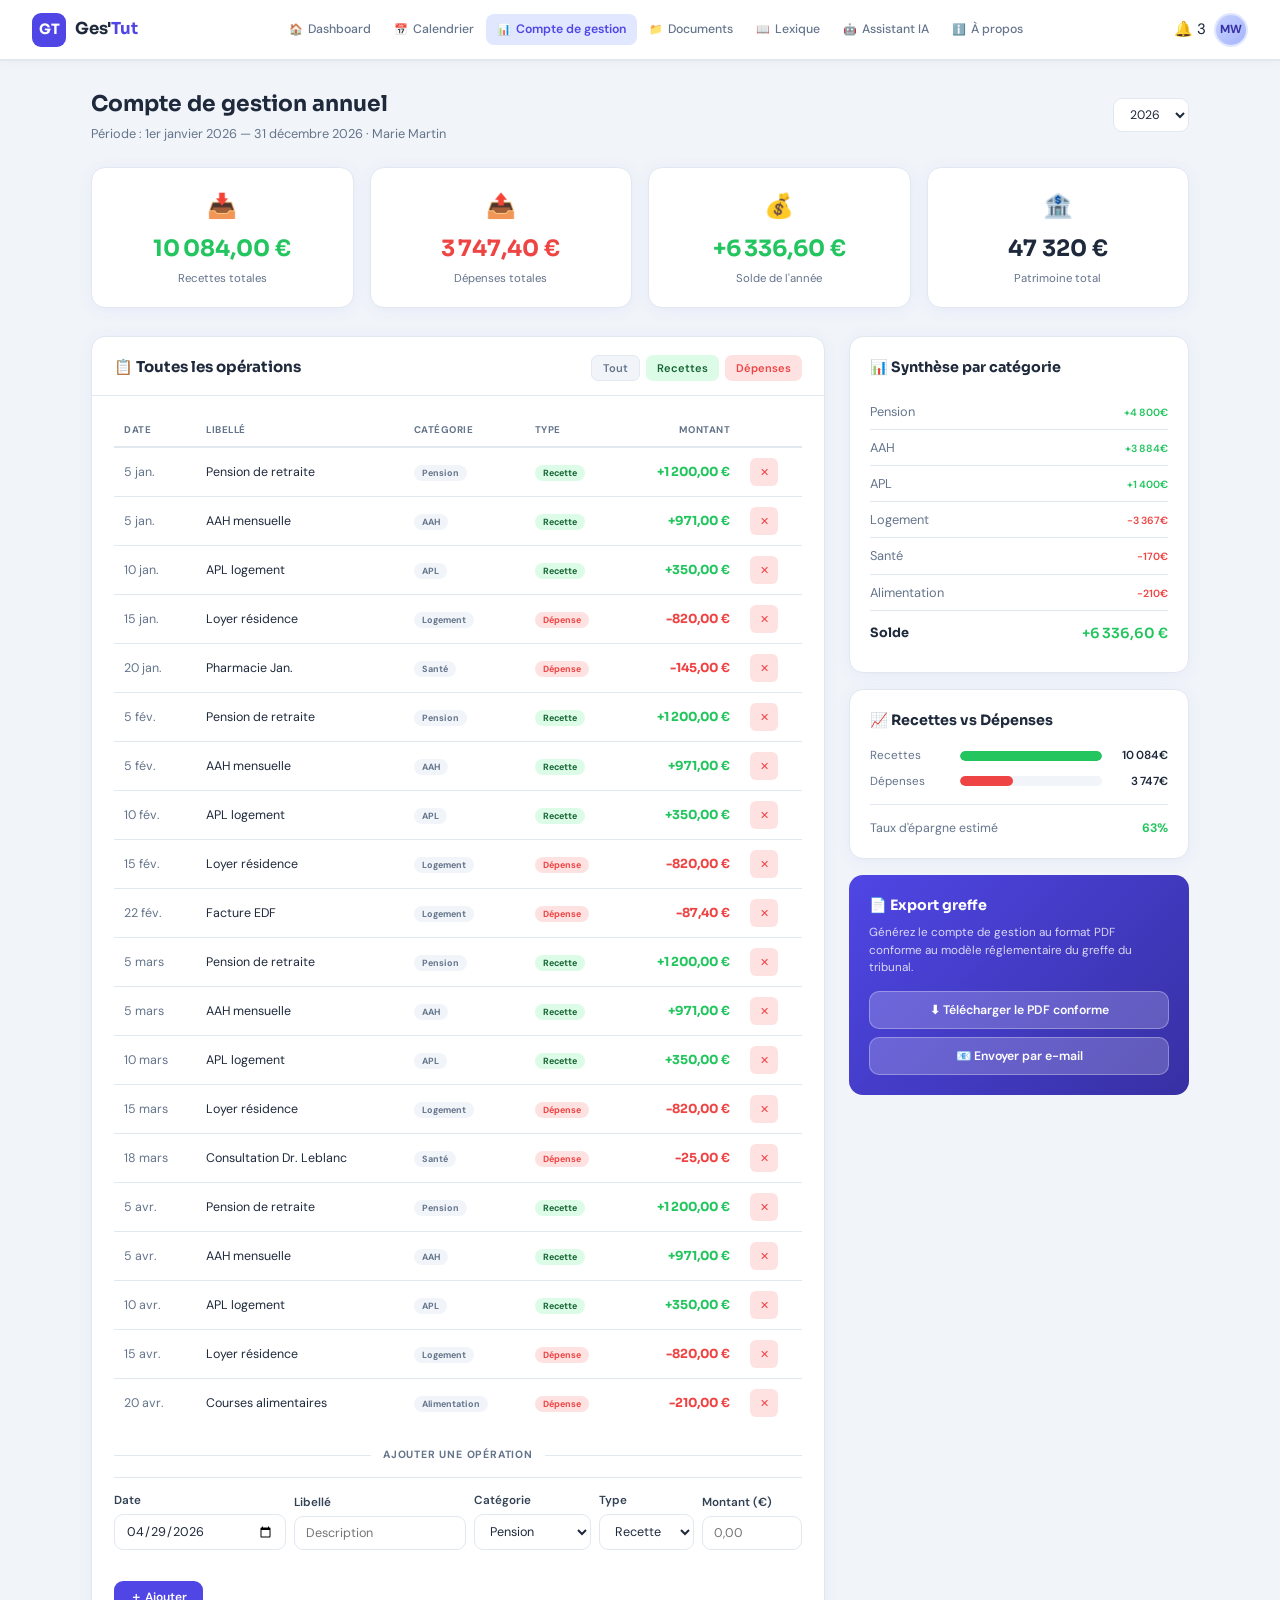
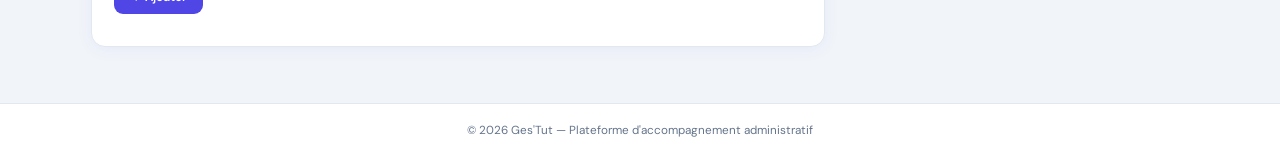
<file: page/cr.html>
<!DOCTYPE html>
<html lang="fr">
<head>
    <meta charset="UTF-8">
    <meta name="viewport" content="width=device-width, initial-scale=1.0">
    <title>Compte de gestion — Ges'Tut</title>
    <link href="https://fonts.googleapis.com/css2?family=Sora:wght@300;400;600;700&family=DM+Sans:wght@300;400;500;600&display=swap" rel="stylesheet">
    <link rel="stylesheet" href="../style/styles.css">
    <style>
        .page-wrap { padding:28px 40px 40px; max-width:1240px; margin:0 auto; }

        /* RÉSUMÉ FINANCIER */
        .finance-summary { display:grid; grid-template-columns:repeat(4,1fr); gap:16px; margin-bottom:28px; }
        .finance-card {
            background:var(--surface); border-radius:var(--radius); border:1px solid var(--border);
            box-shadow:var(--shadow); padding:20px; text-align:center;
        }
        .finance-card .fc-icon { font-size:1.6em; margin-bottom:8px; }
        .finance-card .fc-amount { font-family:'Sora',sans-serif; font-weight:700; font-size:1.5em; margin-bottom:4px; }
        .finance-card .fc-label { font-size:0.76em; color:var(--muted); }
        .fc-amount.green  { color:var(--green); }
        .fc-amount.red    { color:var(--red); }
        .fc-amount.indigo { color:var(--indigo); }

        /* LAYOUT 2 COL */
        .cr-layout { display:grid; grid-template-columns:1fr 340px; gap:24px; }

        /* SAISIE */
        .saisie-card { background:var(--surface); border-radius:var(--radius); border:1px solid var(--border); box-shadow:var(--shadow); }
        .saisie-header { padding:18px 22px 14px; border-bottom:1px solid var(--border); display:flex; align-items:center; justify-content:space-between; }
        .saisie-header h3 { font-family:'Sora',sans-serif; font-weight:700; font-size:1em; }
        .saisie-body { padding:18px 22px; }

        /* TABLE */
        .entries-table { width:100%; border-collapse:collapse; font-size:0.83em; }
        .entries-table th { text-align:left; padding:9px 10px; border-bottom:2px solid var(--border); font-weight:700; font-size:0.78em; color:var(--muted); text-transform:uppercase; letter-spacing:0.5px; }
        .entries-table td { padding:10px 10px; border-bottom:1px solid var(--border); color:var(--text); }
        .entries-table tr:last-child td { border-bottom:none; }
        .entries-table tr:hover td { background:var(--bg); }
        .type-badge { font-size:0.72em; font-weight:700; padding:2px 8px; border-radius:12px; }
        .type-recette { background:var(--green-light); color:#166534; }
        .type-depense { background:var(--red-light); color:var(--red); }

        /* FORM INLINE */
        .inline-form { display:grid; grid-template-columns:1fr 1fr auto auto auto; gap:8px; align-items:end; padding:14px 0; border-top:1px solid var(--border); margin-top:10px; }
        .inline-form .form-group { margin-bottom:0; }

        .amount-cell { font-weight:700; font-family:'Sora',sans-serif; }
        .amount-cell.pos { color:var(--green); }
        .amount-cell.neg { color:var(--red); }

        /* DELETE BTN */
        .del-btn { width:28px; height:28px; border:none; background:var(--red-light); border-radius:6px; cursor:pointer; color:var(--red); font-size:0.9em; display:flex; align-items:center; justify-content:center; transition:all 0.18s; }
        .del-btn:hover { background:var(--red); color:white; }

        /* SYNTHÈSE */
        .synthese-card { background:var(--surface); border-radius:var(--radius); border:1px solid var(--border); box-shadow:var(--shadow); padding:20px; }
        .synthese-card h3 { font-family:'Sora',sans-serif; font-weight:700; font-size:0.95em; margin-bottom:16px; }
        .synthese-row { display:flex; justify-content:space-between; align-items:center; padding:8px 0; border-bottom:1px solid var(--border); font-size:0.85em; }
        .synthese-row:last-child { border-bottom:none; }
        .synthese-row.total { font-weight:700; font-family:'Sora',sans-serif; padding-top:12px; }
        .synthese-row.total .sr-val { font-size:1.1em; }
        .sr-label { color:var(--muted); }
        .sr-val { font-weight:600; }

        /* CHART BARS */
        .bar-chart { margin-top:16px; }
        .bar-row { display:flex; align-items:center; gap:10px; margin-bottom:8px; font-size:0.78em; }
        .bar-label { width:80px; flex-shrink:0; color:var(--muted); }
        .bar-wrap { flex:1; background:var(--bg); border-radius:20px; height:10px; overflow:hidden; }
        .bar-fill { height:100%; border-radius:20px; }
        .bar-val { width:56px; text-align:right; font-weight:600; color:var(--text); flex-shrink:0; }

        /* EXPORT */
        .export-card { background:linear-gradient(135deg,var(--indigo),var(--indigo-dark)); border-radius:var(--radius); padding:20px; color:white; }
        .export-card h3 { font-family:'Sora',sans-serif; font-weight:700; font-size:0.95em; margin-bottom:8px; }
        .export-card p { font-size:0.78em; opacity:0.8; margin-bottom:14px; line-height:1.5; }
        .export-btn { display:flex; align-items:center; justify-content:center; gap:8px; width:100%; padding:10px; background:rgba(255,255,255,0.2); border:1px solid rgba(255,255,255,0.3); border-radius:10px; color:white; font-size:0.82em; font-weight:600; cursor:pointer; font-family:'DM Sans',sans-serif; transition:background 0.18s; }
        .export-btn:hover { background:rgba(255,255,255,0.3); }

        /* CATEGORIES */
        .cat-pills { display:flex; gap:6px; flex-wrap:wrap; margin-bottom:12px; }
        .cat-pill { padding:4px 12px; border:1.5px solid var(--border); background:var(--surface); border-radius:20px; font-size:0.74em; font-weight:600; color:var(--muted); cursor:pointer; transition:all 0.18s; }
        .cat-pill.active { background:var(--indigo-light); color:var(--indigo); border-color:var(--indigo-mid); }

        .section-sep { display:flex; align-items:center; gap:12px; margin:20px 0 14px; }
        .section-sep span { font-size:0.7em; font-weight:700; color:var(--muted); text-transform:uppercase; letter-spacing:0.8px; white-space:nowrap; }
        .section-sep::before,.section-sep::after { content:''; flex:1; height:1px; background:var(--border); }
    </style>
</head>
<body>

<nav class="navbar">
    <a class="nav-brand" href="../index.html">
        <div class="nav-logo">GT</div>
        <span class="nav-brand-name">Ges'<span>Tut</span></span>
    </a>
    <div class="nav-links">
        <a href="../index.html"><span class="nav-icon">🏠</span> Dashboard</a>
        <a href="calendrier.html"><span class="nav-icon">📅</span> Calendrier</a>
        <a href="cr.html" class="active"><span class="nav-icon">📊</span> Compte de gestion</a>
        <a href="documents.html"><span class="nav-icon">📁</span> Documents</a>
        <a href="lexique.html"><span class="nav-icon">📖</span> Lexique</a>
        <a href="assistant.html"><span class="nav-icon">🤖</span> Assistant IA</a>
        <a href="qsn.html"><span class="nav-icon">ℹ️</span>À propos</a>
    </div>
    <div class="nav-right">
        <div class="nav-notif-btn">🔔 <span class="nav-notif-badge">3</span></div>
        <div class="nav-avatar">MW</div>
    </div>
</nav>

<div class="page-wrap">

    <div style="display:flex;align-items:center;justify-content:space-between;margin-bottom:24px">
        <div class="page-header" style="margin-bottom:0">
            <h2>Compte de gestion annuel</h2>
            <p>Période : 1er janvier 2026 — 31 décembre 2026 · Marie Martin</p>
        </div>
        <div style="display:flex;gap:8px;align-items:center">
            <select class="form-select" style="width:auto;font-size:0.82em;padding:7px 12px" id="year-select">
                <option>2026</option><option>2025</option><option>2024</option>
            </select>
        </div>
    </div>

    <!-- RÉSUMÉ 4 CARTES -->
    <div class="finance-summary">
        <div class="finance-card">
            <div class="fc-icon">📥</div>
            <div class="fc-amount green" id="total-recettes">18 450 €</div>
            <div class="fc-label">Recettes totales</div>
        </div>
        <div class="finance-card">
            <div class="fc-icon">📤</div>
            <div class="fc-amount red" id="total-depenses">16 980 €</div>
            <div class="fc-label">Dépenses totales</div>
        </div>
        <div class="finance-card">
            <div class="fc-icon">💰</div>
            <div class="fc-amount indigo" id="solde">+1 470 €</div>
            <div class="fc-label">Solde de l'année</div>
        </div>
        <div class="finance-card">
            <div class="fc-icon">🏦</div>
            <div class="fc-amount" style="color:var(--text)">47 320 €</div>
            <div class="fc-label">Patrimoine total</div>
        </div>
    </div>

    <!-- LAYOUT -->
    <div class="cr-layout">

        <!-- SAISIE -->
        <div>
            <!-- CATÉGORIES -->
            <div class="saisie-card" style="margin-bottom:16px">
                <div class="saisie-header">
                    <h3>📋 Toutes les opérations</h3>
                    <div style="display:flex;gap:6px">
                        <button class="btn btn-secondary btn-sm" onclick="filterEntries('all')">Tout</button>
                        <button class="btn btn-success btn-sm" onclick="filterEntries('recette')">Recettes</button>
                        <button class="btn btn-danger btn-sm" onclick="filterEntries('depense')">Dépenses</button>
                    </div>
                </div>
                <div class="saisie-body">
                    <table class="entries-table">
                        <thead>
                            <tr>
                                <th>Date</th>
                                <th>Libellé</th>
                                <th>Catégorie</th>
                                <th>Type</th>
                                <th style="text-align:right">Montant</th>
                                <th></th>
                            </tr>
                        </thead>
                        <tbody id="entries-body"></tbody>
                    </table>

                    <!-- FORMULAIRE AJOUT -->
                    <div class="section-sep"><span>Ajouter une opération</span></div>
                    <div class="inline-form">
                        <div class="form-group">
                            <label class="form-label">Date</label>
                            <input class="form-input" type="date" id="new-date" value="2026-04-29">
                        </div>
                        <div class="form-group">
                            <label class="form-label">Libellé</label>
                            <input class="form-input" type="text" id="new-label" placeholder="Description">
                        </div>
                        <div class="form-group">
                            <label class="form-label">Catégorie</label>
                            <select class="form-select" id="new-cat">
                                <option value="Pension">Pension</option>
                                <option value="AAH">AAH</option>
                                <option value="APL">APL</option>
                                <option value="Santé">Santé</option>
                                <option value="Logement">Logement</option>
                                <option value="Alimentation">Alimentation</option>
                                <option value="Transport">Transport</option>
                                <option value="Divers">Divers</option>
                            </select>
                        </div>
                        <div class="form-group">
                            <label class="form-label">Type</label>
                            <select class="form-select" id="new-type">
                                <option value="recette">Recette</option>
                                <option value="depense">Dépense</option>
                            </select>
                        </div>
                        <div class="form-group">
                            <label class="form-label">Montant (€)</label>
                            <input class="form-input" type="number" id="new-amount" placeholder="0,00" min="0" step="0.01" style="width:100px">
                        </div>
                        <div class="form-group">
                            <label class="form-label">&nbsp;</label>
                            <button class="btn btn-primary" onclick="addEntry()">＋ Ajouter</button>
                        </div>
                    </div>
                </div>
            </div>
        </div>

        <!-- COLONNE DROITE -->
        <div style="display:flex;flex-direction:column;gap:16px">

            <!-- SYNTHÈSE -->
            <div class="synthese-card">
                <h3>📊 Synthèse par catégorie</h3>
                <div id="synthese-content"></div>
            </div>

            <!-- GRAPHIQUE BARRES -->
            <div class="synthese-card">
                <h3>📈 Recettes vs Dépenses</h3>
                <div class="bar-chart">
                    <div class="bar-row">
                        <span class="bar-label">Recettes</span>
                        <div class="bar-wrap"><div class="bar-fill" id="bar-r" style="background:var(--green);width:100%"></div></div>
                        <span class="bar-val" id="bv-r">18 450€</span>
                    </div>
                    <div class="bar-row">
                        <span class="bar-label">Dépenses</span>
                        <div class="bar-wrap"><div class="bar-fill" id="bar-d" style="background:var(--red);width:92%"></div></div>
                        <span class="bar-val" id="bv-d">16 980€</span>
                    </div>
                </div>
                <div style="margin-top:14px;padding-top:14px;border-top:1px solid var(--border)">
                    <div style="display:flex;justify-content:space-between;font-size:0.82em">
                        <span style="color:var(--muted)">Taux d'épargne estimé</span>
                        <span style="font-weight:700;color:var(--green)" id="taux-epargne">8%</span>
                    </div>
                </div>
            </div>

            <!-- EXPORT -->
            <div class="export-card">
                <h3>📄 Export greffe</h3>
                <p>Générez le compte de gestion au format PDF conforme au modèle réglementaire du greffe du tribunal.</p>
                <button class="export-btn" onclick="showToast('📄 Export PDF en cours de génération…')">
                    ⬇ Télécharger le PDF conforme
                </button>
                <button class="export-btn" style="margin-top:8px" onclick="showToast('📧 Rapport envoyé par e-mail')">
                    📧 Envoyer par e-mail
                </button>
            </div>

        </div>
    </div>
</div>

<footer>© 2026 Ges'Tut — Plateforme d'accompagnement administratif</footer>
<div class="toast" id="toast"></div>

<script>
// ── DONNÉES INITIALES ──
let entries = [
    { id:1, date:'2026-01-05', label:'Pension de retraite', cat:'Pension',     type:'recette', amount:1200 },
    { id:2, date:'2026-01-05', label:'AAH mensuelle',       cat:'AAH',         type:'recette', amount: 971 },
    { id:3, date:'2026-01-10', label:'APL logement',        cat:'APL',         type:'recette', amount: 350 },
    { id:4, date:'2026-01-15', label:'Loyer résidence',     cat:'Logement',    type:'depense', amount: 820 },
    { id:5, date:'2026-01-20', label:'Pharmacie Jan.',      cat:'Santé',       type:'depense', amount: 145 },
    { id:6, date:'2026-02-05', label:'Pension de retraite', cat:'Pension',     type:'recette', amount:1200 },
    { id:7, date:'2026-02-05', label:'AAH mensuelle',       cat:'AAH',         type:'recette', amount: 971 },
    { id:8, date:'2026-02-10', label:'APL logement',        cat:'APL',         type:'recette', amount: 350 },
    { id:9, date:'2026-02-15', label:'Loyer résidence',     cat:'Logement',    type:'depense', amount: 820 },
    { id:10,date:'2026-02-22', label:'Facture EDF',         cat:'Logement',    type:'depense', amount:  87.4 },
    { id:11,date:'2026-03-05', label:'Pension de retraite', cat:'Pension',     type:'recette', amount:1200 },
    { id:12,date:'2026-03-05', label:'AAH mensuelle',       cat:'AAH',         type:'recette', amount: 971 },
    { id:13,date:'2026-03-10', label:'APL logement',        cat:'APL',         type:'recette', amount: 350 },
    { id:14,date:'2026-03-15', label:'Loyer résidence',     cat:'Logement',    type:'depense', amount: 820 },
    { id:15,date:'2026-03-18', label:'Consultation Dr. Leblanc', cat:'Santé', type:'depense', amount:  25 },
    { id:16,date:'2026-04-05', label:'Pension de retraite', cat:'Pension',     type:'recette', amount:1200 },
    { id:17,date:'2026-04-05', label:'AAH mensuelle',       cat:'AAH',         type:'recette', amount: 971 },
    { id:18,date:'2026-04-10', label:'APL logement',        cat:'APL',         type:'recette', amount: 350 },
    { id:19,date:'2026-04-15', label:'Loyer résidence',     cat:'Logement',    type:'depense', amount: 820 },
    { id:20,date:'2026-04-20', label:'Courses alimentaires', cat:'Alimentation',type:'depense',amount: 210 },
];
let nextId = 21;
let filter = 'all';

function fmt(n) { return n.toLocaleString('fr-FR',{minimumFractionDigits:2,maximumFractionDigits:2}) + ' €'; }

function renderEntries() {
    const tbody = document.getElementById('entries-body');
    const filtered = filter === 'all' ? entries : entries.filter(e => e.type === filter);
    const months = ['jan.','fév.','mars','avr.','mai','juin','juil.','août','sept.','oct.','nov.','déc.'];

    tbody.innerHTML = filtered.map(e => {
        const d = new Date(e.date + 'T00:00:00');
        const dateStr = `${d.getDate()} ${months[d.getMonth()]}`;
        const amountClass = e.type === 'recette' ? 'pos' : 'neg';
        const sign = e.type === 'recette' ? '+' : '-';
        return `<tr>
            <td style="color:var(--muted)">${dateStr}</td>
            <td>${e.label}</td>
            <td><span class="type-badge" style="background:var(--bg);color:var(--muted)">${e.cat}</span></td>
            <td><span class="type-badge ${e.type === 'recette' ? 'type-recette' : 'type-depense'}">${e.type === 'recette' ? 'Recette' : 'Dépense'}</span></td>
            <td class="amount-cell ${amountClass}" style="text-align:right">${sign}${fmt(e.amount)}</td>
            <td><button class="del-btn" onclick="deleteEntry(${e.id})">✕</button></td>
        </tr>`;
    }).join('');
}

function addEntry() {
    const date = document.getElementById('new-date').value;
    const label = document.getElementById('new-label').value.trim();
    const cat = document.getElementById('new-cat').value;
    const type = document.getElementById('new-type').value;
    const amount = parseFloat(document.getElementById('new-amount').value);
    if (!date || !label || isNaN(amount) || amount <= 0) { showToast('⚠️ Remplissez tous les champs'); return; }
    entries.push({ id: nextId++, date, label, cat, type, amount });
    entries.sort((a,b) => a.date.localeCompare(b.date));
    document.getElementById('new-label').value = '';
    document.getElementById('new-amount').value = '';
    renderAll();
    showToast(`✅ Opération "${label}" ajoutée`);
}

function deleteEntry(id) {
    entries = entries.filter(e => e.id !== id);
    renderAll();
    showToast('🗑 Opération supprimée');
}

function filterEntries(f) { filter = f; renderEntries(); }

function renderSynthese() {
    const recettes = entries.filter(e => e.type==='recette').reduce((s,e) => s+e.amount, 0);
    const depenses = entries.filter(e => e.type==='depense').reduce((s,e) => s+e.amount, 0);
    const solde = recettes - depenses;

    document.getElementById('total-recettes').textContent = fmt(recettes);
    document.getElementById('total-depenses').textContent = fmt(depenses);
    document.getElementById('solde').textContent = (solde >= 0 ? '+' : '') + fmt(Math.abs(solde));
    document.getElementById('solde').style.color = solde >= 0 ? 'var(--green)' : 'var(--red)';

    // Bars
    const maxVal = Math.max(recettes, depenses);
    document.getElementById('bar-r').style.width = (recettes/maxVal*100) + '%';
    document.getElementById('bar-d').style.width = (depenses/maxVal*100) + '%';
    document.getElementById('bv-r').textContent = Math.round(recettes).toLocaleString('fr-FR') + '€';
    document.getElementById('bv-d').textContent = Math.round(depenses).toLocaleString('fr-FR') + '€';

    const taux = recettes > 0 ? Math.round((solde/recettes)*100) : 0;
    document.getElementById('taux-epargne').textContent = taux + '%';
    document.getElementById('taux-epargne').style.color = taux >= 0 ? 'var(--green)' : 'var(--red)';

    // Synthèse par catégorie
    const cats = {};
    entries.forEach(e => {
        if (!cats[e.cat]) cats[e.cat] = { recettes:0, depenses:0 };
        if (e.type === 'recette') cats[e.cat].recettes += e.amount;
        else cats[e.cat].depenses += e.amount;
    });

    const content = document.getElementById('synthese-content');
    content.innerHTML = Object.entries(cats).map(([cat, v]) => `
        <div class="synthese-row">
            <span class="sr-label">${cat}</span>
            <div style="text-align:right">
                ${v.recettes > 0 ? `<span style="color:var(--green);font-weight:600;font-size:0.82em">+${Math.round(v.recettes).toLocaleString('fr-FR')}€</span>` : ''}
                ${v.depenses > 0 ? `<span style="color:var(--red);font-weight:600;font-size:0.82em;margin-left:6px">-${Math.round(v.depenses).toLocaleString('fr-FR')}€</span>` : ''}
            </div>
        </div>`).join('') + `
        <div class="synthese-row total">
            <span>Solde</span>
            <span class="sr-val" style="color:${solde>=0?'var(--green)':'var(--red)'}">${solde>=0?'+':''}${fmt(Math.abs(solde))}</span>
        </div>`;
}

function renderAll() { renderEntries(); renderSynthese(); }
renderAll();

function showToast(msg) {
    const t = document.getElementById('toast');
    t.textContent = msg;
    t.classList.add('show');
    setTimeout(() => t.classList.remove('show'), 3500);
}
</script>
</body>
</html>
</file>
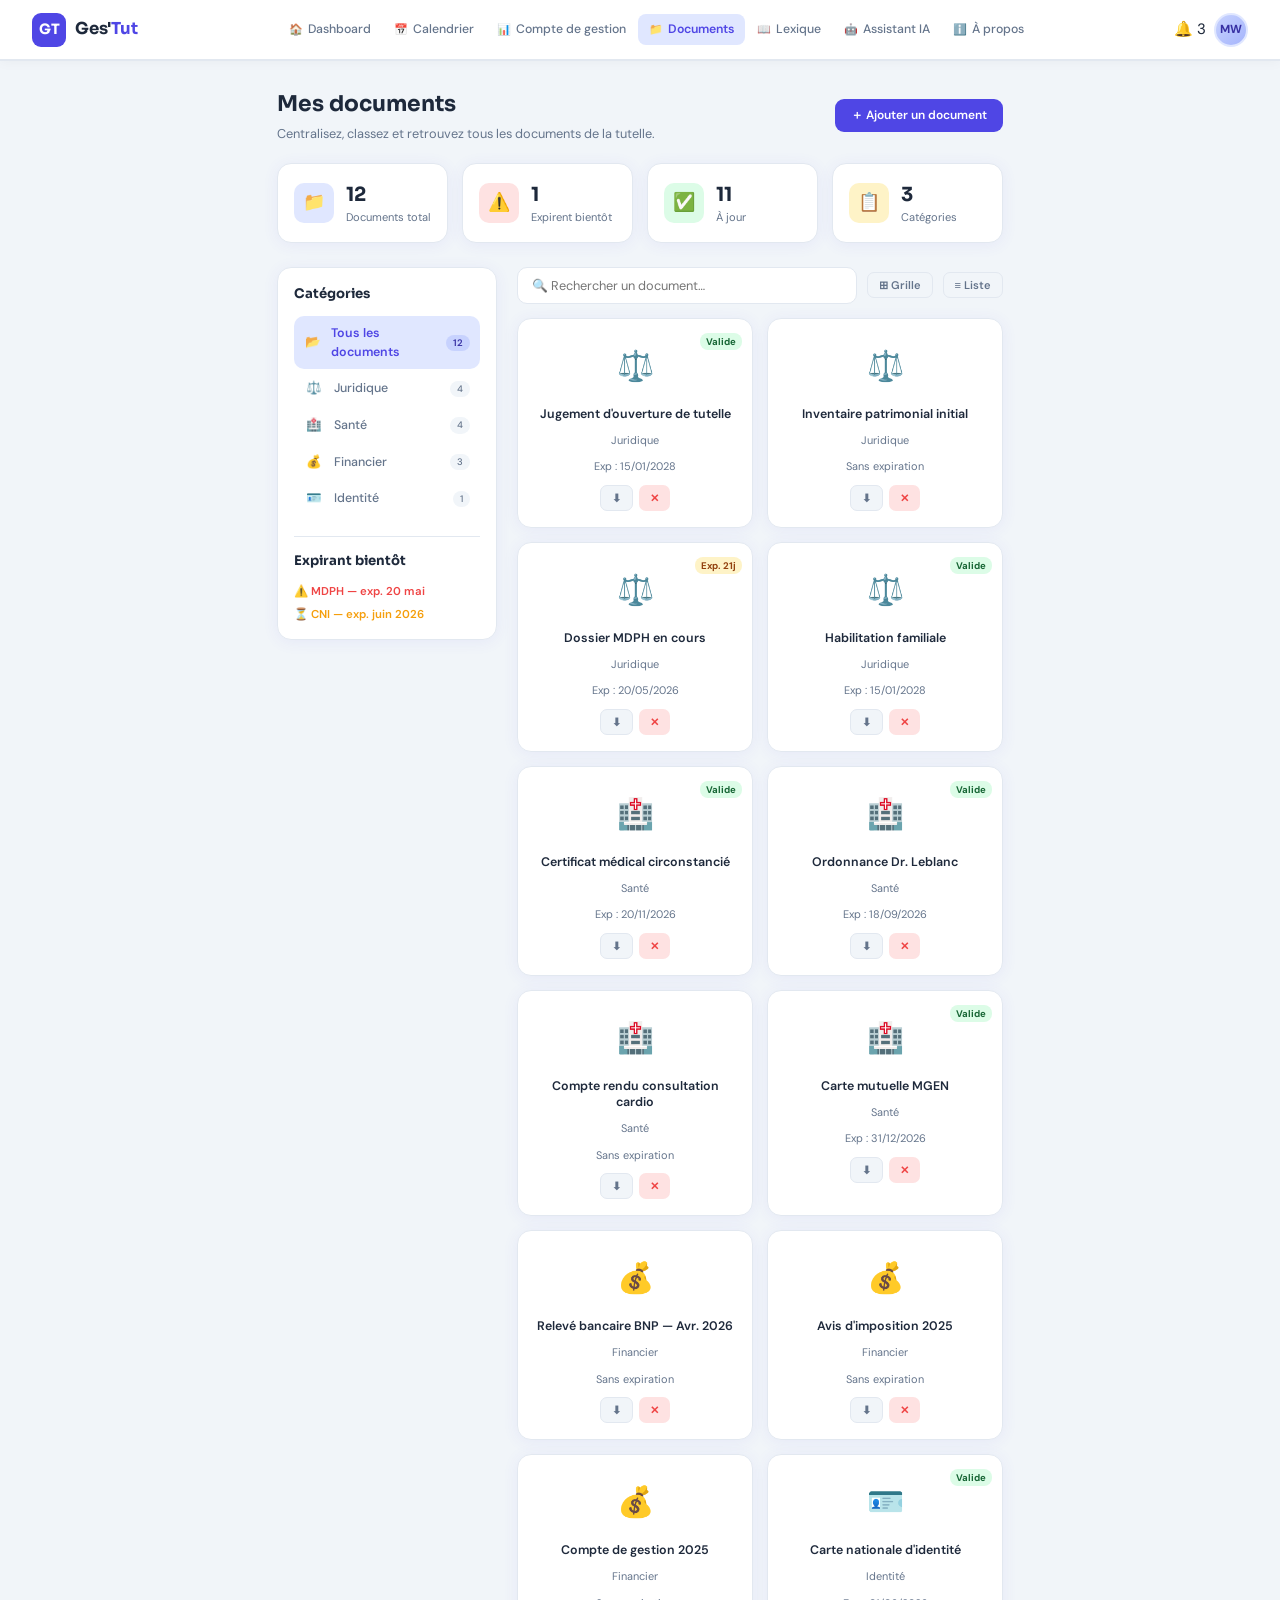
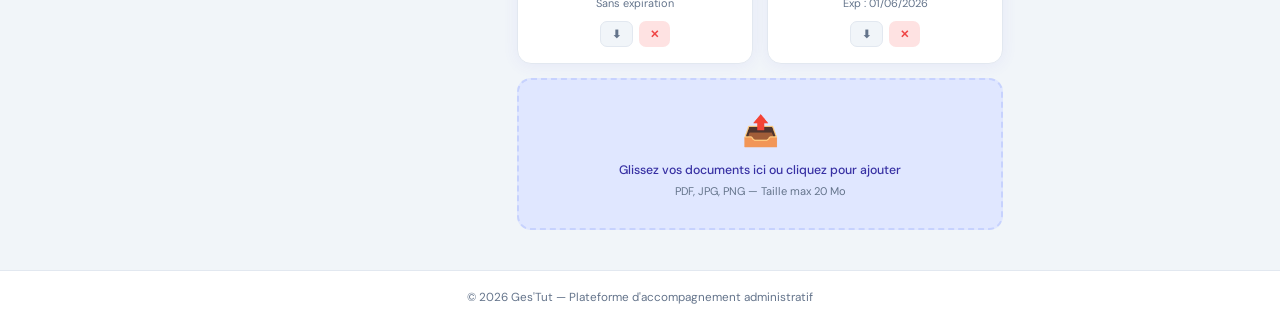
<file: page/documents.html>
<!DOCTYPE html>
<html lang="fr">
<head>
    <meta charset="UTF-8">
    <meta name="viewport" content="width=device-width, initial-scale=1.0">
    <title>Documents — Ges'Tut</title>
    <link href="https://fonts.googleapis.com/css2?family=Sora:wght@300;400;600;700&family=DM+Sans:wght@300;400;500;600&display=swap" rel="stylesheet">
    <link rel="stylesheet" href="../style/styles.css">
    <style>
        .page-wrap { padding:28px 40px 40px; max-width:1240px; margin:0 auto; }

        /* STATS */
        .doc-stats { display:grid; grid-template-columns:repeat(4,1fr); gap:14px; margin-bottom:24px; }
        .doc-stat { background:var(--surface); border:1px solid var(--border); border-radius:var(--radius); padding:16px; display:flex; align-items:center; gap:12px; box-shadow:var(--shadow); }
        .doc-stat-icon { width:40px; height:40px; border-radius:10px; display:flex; align-items:center; justify-content:center; font-size:1.2em; flex-shrink:0; }
        .doc-stat-info { flex:1; }
        .doc-stat-num { font-family:'Sora',sans-serif; font-weight:700; font-size:1.3em; color:var(--text); }
        .doc-stat-label { font-size:0.74em; color:var(--muted); }

        /* LAYOUT */
        .docs-layout { display:grid; grid-template-columns:220px 1fr; gap:20px; }

        /* SIDEBAR */
        .docs-sidebar { background:var(--surface); border-radius:var(--radius); border:1px solid var(--border); box-shadow:var(--shadow); padding:16px; height:fit-content; position:sticky; top:80px; }
        .docs-sidebar h3 { font-family:'Sora',sans-serif; font-weight:700; font-size:0.88em; color:var(--text); margin-bottom:12px; }
        .cat-item { display:flex; align-items:center; gap:10px; padding:8px 10px; border-radius:10px; cursor:pointer; font-size:0.83em; font-weight:500; color:var(--muted); transition:all 0.18s; margin-bottom:2px; }
        .cat-item:hover { background:var(--bg); color:var(--text); }
        .cat-item.active { background:var(--indigo-light); color:var(--indigo); font-weight:600; }
        .cat-item .ci-icon { font-size:1em; width:20px; text-align:center; }
        .cat-item .ci-count { margin-left:auto; font-size:0.76em; background:var(--bg); color:var(--muted); padding:1px 7px; border-radius:20px; }
        .cat-item.active .ci-count { background:var(--indigo-mid); color:var(--indigo-dark); }

        /* DOCS GRID */
        .docs-main { display:flex; flex-direction:column; gap:14px; }
        .docs-toolbar { display:flex; align-items:center; gap:10px; }
        .docs-search { flex:1; padding:9px 14px; border:1.5px solid var(--border); border-radius:10px; font-size:0.85em; font-family:'DM Sans',sans-serif; outline:none; transition:border-color 0.18s; }
        .docs-search:focus { border-color:var(--indigo); }

        .docs-grid { display:grid; grid-template-columns:repeat(auto-fill,minmax(200px,1fr)); gap:14px; }

        .doc-card {
            background:var(--surface); border:1px solid var(--border); border-radius:var(--radius);
            box-shadow:var(--shadow); padding:16px; display:flex; flex-direction:column; gap:10px;
            cursor:pointer; transition:all 0.2s; position:relative;
        }
        .doc-card:hover { box-shadow:var(--shadow-md); transform:translateY(-2px); }

        .doc-icon { font-size:2em; text-align:center; padding:8px 0; }
        .doc-name { font-weight:600; font-size:0.83em; color:var(--text); line-height:1.3; text-align:center; }
        .doc-meta { font-size:0.73em; color:var(--muted); text-align:center; }

        .doc-status { position:absolute; top:10px; right:10px; }
        .doc-expired { font-size:0.64em; font-weight:700; padding:2px 6px; border-radius:8px; }
        .doc-expired.warn { background:var(--amber-light); color:#92400e; }
        .doc-expired.ok { background:var(--green-light); color:#166534; }
        .doc-expired.danger { background:var(--red-light); color:var(--red); }

        .doc-actions { display:flex; gap:6px; justify-content:center; }

        /* UPLOAD ZONE */
        .upload-zone {
            border:2px dashed var(--indigo-mid); border-radius:var(--radius);
            padding:28px; text-align:center;
            background:var(--indigo-light); cursor:pointer;
            transition:all 0.18s;
        }
        .upload-zone:hover { background:#c7d2fe; }
        .upload-zone .uz-icon { font-size:2em; margin-bottom:8px; }
        .upload-zone p { font-size:0.82em; color:var(--indigo-dark); font-weight:500; }
        .upload-zone span { font-size:0.74em; color:var(--muted); display:block; margin-top:4px; }
    </style>
</head>
<body>

<nav class="navbar">
    <a class="nav-brand" href="../index.html">
        <div class="nav-logo">GT</div>
        <span class="nav-brand-name">Ges'<span>Tut</span></span>
    </a>
    <div class="nav-links">
        <a href="../index.html"><span class="nav-icon">🏠</span> Dashboard</a>
        <a href="calendrier.html"><span class="nav-icon">📅</span> Calendrier</a>
        <a href="cr.html"><span class="nav-icon">📊</span> Compte de gestion</a>
        <a href="documents.html" class="active"><span class="nav-icon">📁</span> Documents</a>
        <a href="lexique.html"><span class="nav-icon">📖</span> Lexique</a>
        <a href="assistant.html"><span class="nav-icon">🤖</span> Assistant IA</a>
        <a href="qsn.html"><span class="nav-icon">ℹ️</span>À propos</a>
    </div>
    <div class="nav-right">
        <div class="nav-notif-btn">🔔 <span class="nav-notif-badge">3</span></div>
        <div class="nav-avatar">MW</div>
    </div>
</nav>

<div class="page-wrap">

    <div style="display:flex;align-items:center;justify-content:space-between;margin-bottom:20px">
        <div class="page-header" style="margin-bottom:0">
            <h2>Mes documents</h2>
            <p>Centralisez, classez et retrouvez tous les documents de la tutelle.</p>
        </div>
        <button class="btn btn-primary" onclick="openModal('modal-upload')">＋ Ajouter un document</button>
    </div>

    <!-- STATS -->
    <div class="doc-stats">
        <div class="doc-stat">
            <div class="doc-stat-icon" style="background:var(--indigo-light)">📁</div>
            <div class="doc-stat-info">
                <div class="doc-stat-num" id="stat-total">12</div>
                <div class="doc-stat-label">Documents total</div>
            </div>
        </div>
        <div class="doc-stat">
            <div class="doc-stat-icon" style="background:var(--red-light)">⚠️</div>
            <div class="doc-stat-info">
                <div class="doc-stat-num" id="stat-expiring">2</div>
                <div class="doc-stat-label">Expirent bientôt</div>
            </div>
        </div>
        <div class="doc-stat">
            <div class="doc-stat-icon" style="background:var(--green-light)">✅</div>
            <div class="doc-stat-info">
                <div class="doc-stat-num" id="stat-valid">10</div>
                <div class="doc-stat-label">À jour</div>
            </div>
        </div>
        <div class="doc-stat">
            <div class="doc-stat-icon" style="background:var(--amber-light)">📋</div>
            <div class="doc-stat-info">
                <div class="doc-stat-num">3</div>
                <div class="doc-stat-label">Catégories</div>
            </div>
        </div>
    </div>

    <!-- LAYOUT -->
    <div class="docs-layout">

        <!-- SIDEBAR -->
        <div class="docs-sidebar">
            <h3>Catégories</h3>
            <div class="cat-item active" onclick="filterDocs('all', this)">
                <span class="ci-icon">📂</span> Tous les documents
                <span class="ci-count" id="cnt-all">12</span>
            </div>
            <div class="cat-item" onclick="filterDocs('juridique', this)">
                <span class="ci-icon">⚖️</span> Juridique
                <span class="ci-count" id="cnt-juridique">4</span>
            </div>
            <div class="cat-item" onclick="filterDocs('sante', this)">
                <span class="ci-icon">🏥</span> Santé
                <span class="ci-count" id="cnt-sante">4</span>
            </div>
            <div class="cat-item" onclick="filterDocs('financier', this)">
                <span class="ci-icon">💰</span> Financier
                <span class="ci-count" id="cnt-financier">3</span>
            </div>
            <div class="cat-item" onclick="filterDocs('identite', this)">
                <span class="ci-icon">🪪</span> Identité
                <span class="ci-count" id="cnt-identite">1</span>
            </div>

            <div style="margin-top:20px;padding-top:14px;border-top:1px solid var(--border)">
                <h3>Expirant bientôt</h3>
                <div style="display:flex;flex-direction:column;gap:6px">
                    <div style="font-size:0.76em;color:var(--red);font-weight:600">⚠️ MDPH — exp. 20 mai</div>
                    <div style="font-size:0.76em;color:var(--amber);font-weight:600">⏳ CNI — exp. juin 2026</div>
                </div>
            </div>
        </div>

        <!-- CONTENU PRINCIPAL -->
        <div class="docs-main">
            <div class="docs-toolbar">
                <input type="text" class="docs-search" id="doc-search" placeholder="🔍 Rechercher un document…" oninput="searchDocs(this.value)">
                <button class="btn btn-secondary btn-sm" onclick="switchDocView('grid')">⊞ Grille</button>
                <button class="btn btn-secondary btn-sm" onclick="switchDocView('list')">≡ Liste</button>
            </div>

            <div class="docs-grid" id="docs-grid"></div>

            <!-- UPLOAD ZONE -->
            <div class="upload-zone" onclick="openModal('modal-upload')">
                <div class="uz-icon">📤</div>
                <p>Glissez vos documents ici ou cliquez pour ajouter</p>
                <span>PDF, JPG, PNG — Taille max 20 Mo</span>
            </div>
        </div>
    </div>
</div>

<footer>© 2026 Ges'Tut — Plateforme d'accompagnement administratif</footer>
<div class="toast" id="toast"></div>

<!-- MODAL UPLOAD -->
<div class="modal-overlay" id="modal-upload">
    <div class="modal">
        <h3>📤 Ajouter un document</h3>
        <p style="color:var(--muted);font-size:0.83em;margin-bottom:16px">Classez vos documents pour les retrouver facilement.</p>
        <div class="form-group">
            <label class="form-label">Nom du document</label>
            <input class="form-input" type="text" id="up-name" placeholder="Ex : Certificat médical Dr. Martin">
        </div>
        <div style="display:flex;gap:12px">
            <div class="form-group" style="flex:1">
                <label class="form-label">Catégorie</label>
                <select class="form-select" id="up-cat">
                    <option value="juridique">⚖️ Juridique</option>
                    <option value="sante">🏥 Santé</option>
                    <option value="financier">💰 Financier</option>
                    <option value="identite">🪪 Identité</option>
                </select>
            </div>
            <div class="form-group" style="flex:1">
                <label class="form-label">Date d'expiration</label>
                <input class="form-input" type="date" id="up-exp">
            </div>
        </div>
        <div class="form-group">
            <label class="form-label">Fichier</label>
            <div style="border:2px dashed var(--border);border-radius:10px;padding:20px;text-align:center;color:var(--muted);font-size:0.82em;cursor:pointer" onclick="showToast('📎 Sélection de fichier simulée')">
                📎 Cliquer pour sélectionner un fichier
            </div>
        </div>
        <div class="modal-footer">
            <button class="btn btn-secondary" onclick="closeModal('modal-upload')">Annuler</button>
            <button class="btn btn-primary" onclick="addDocument()">Enregistrer</button>
        </div>
    </div>
</div>

<!-- MODAL DOCUMENT -->
<div class="modal-overlay" id="modal-doc">
    <div class="modal">
        <div id="modal-doc-content"></div>
        <div class="modal-footer">
            <button class="btn btn-secondary" onclick="closeModal('modal-doc')">Fermer</button>
            <button class="btn btn-primary" onclick="showToast('📄 Téléchargement simulé');closeModal('modal-doc')">⬇ Télécharger</button>
        </div>
    </div>
</div>

<script>
const catIcons = { juridique:'⚖️', sante:'🏥', financier:'💰', identite:'🪪' };
const catLabels = { juridique:'Juridique', sante:'Santé', financier:'Financier', identite:'Identité' };
const today = new Date(2026, 3, 29);

let documents = [
    { id:1, name:'Jugement d\'ouverture de tutelle', cat:'juridique', date:'2023-01-15', exp:'2028-01-15', status:'ok' },
    { id:2, name:'Inventaire patrimonial initial',    cat:'juridique', date:'2023-04-10', exp:null,         status:'ok' },
    { id:3, name:'Dossier MDPH en cours',             cat:'juridique', date:'2024-06-01', exp:'2026-05-20', status:'warn' },
    { id:4, name:'Habilitation familiale',            cat:'juridique', date:'2023-01-15', exp:'2028-01-15', status:'ok' },
    { id:5, name:'Certificat médical circonstancié',  cat:'sante',     date:'2025-11-20', exp:'2026-11-20', status:'ok' },
    { id:6, name:'Ordonnance Dr. Leblanc',            cat:'sante',     date:'2026-03-18', exp:'2026-09-18', status:'ok' },
    { id:7, name:'Compte rendu consultation cardio',  cat:'sante',     date:'2026-02-10', exp:null,         status:'ok' },
    { id:8, name:'Carte mutuelle MGEN',               cat:'sante',     date:'2026-01-01', exp:'2026-12-31', status:'ok' },
    { id:9, name:'Relevé bancaire BNP — Avr. 2026',  cat:'financier', date:'2026-04-05', exp:null,         status:'ok' },
    { id:10,name:'Avis d\'imposition 2025',           cat:'financier', date:'2025-09-01', exp:null,         status:'ok' },
    { id:11,name:'Compte de gestion 2025',            cat:'financier', date:'2026-01-20', exp:null,         status:'ok' },
    { id:12,name:'Carte nationale d\'identité',       cat:'identite',  date:'2016-06-01', exp:'2026-06-01', status:'warn' },
];
let nextDocId = 13;
let currentCat = 'all';
let searchQuery = '';

function getDaysToExp(expStr) {
    if (!expStr) return null;
    const exp = new Date(expStr);
    return Math.round((exp - today) / 86400000);
}

function getStatusBadge(doc) {
    if (!doc.exp) return '';
    const d = getDaysToExp(doc.exp);
    if (d < 0) return '<span class="doc-expired danger">Expiré</span>';
    if (d <= 30) return '<span class="doc-expired warn">Exp. ' + d + 'j</span>';
    return '<span class="doc-expired ok">Valide</span>';
}

function renderDocs() {
    const grid = document.getElementById('docs-grid');
    let filtered = documents;
    if (currentCat !== 'all') filtered = filtered.filter(d => d.cat === currentCat);
    if (searchQuery) filtered = filtered.filter(d => d.name.toLowerCase().includes(searchQuery.toLowerCase()));

    grid.innerHTML = filtered.map(doc => `
        <div class="doc-card" onclick="viewDoc(${doc.id})">
            <div class="doc-status">${getStatusBadge(doc)}</div>
            <div class="doc-icon">${catIcons[doc.cat]}</div>
            <div class="doc-name">${doc.name}</div>
            <div class="doc-meta">${catLabels[doc.cat]}</div>
            <div class="doc-meta">${doc.exp ? 'Exp : ' + new Date(doc.exp).toLocaleDateString('fr-FR') : 'Sans expiration'}</div>
            <div class="doc-actions">
                <button class="btn btn-secondary btn-sm" onclick="event.stopPropagation();showToast('📄 Téléchargement de «${doc.name}»')">⬇</button>
                <button class="btn btn-danger btn-sm" onclick="event.stopPropagation();deleteDoc(${doc.id})">✕</button>
            </div>
        </div>`).join('') || '<div class="empty-state"><div class="empty-icon">📂</div><p>Aucun document dans cette catégorie.</p></div>';

    // Comptes
    document.getElementById('stat-total').textContent = documents.length;
    const exp = documents.filter(d => { const days = getDaysToExp(d.exp); return days !== null && days <= 30; }).length;
    document.getElementById('stat-expiring').textContent = exp;
    document.getElementById('stat-valid').textContent = documents.length - exp;
    ['juridique','sante','financier','identite'].forEach(c => {
        const el = document.getElementById('cnt-'+c);
        if (el) el.textContent = documents.filter(d=>d.cat===c).length;
    });
    document.getElementById('cnt-all').textContent = documents.length;
}

function filterDocs(cat, el) {
    document.querySelectorAll('.cat-item').forEach(i => i.classList.remove('active'));
    el.classList.add('active');
    currentCat = cat;
    renderDocs();
}

function searchDocs(q) { searchQuery = q; renderDocs(); }

function viewDoc(id) {
    const doc = documents.find(d => d.id === id);
    if (!doc) return;
    document.getElementById('modal-doc-content').innerHTML = `
        <div style="text-align:center;margin-bottom:16px">
            <div style="font-size:3em">${catIcons[doc.cat]}</div>
            <h3>${doc.name}</h3>
            <span style="font-size:0.78em;background:var(--indigo-light);color:var(--indigo-dark);padding:3px 10px;border-radius:20px;font-weight:600">${catLabels[doc.cat]}</span>
        </div>
        <div style="display:flex;flex-direction:column;gap:8px;font-size:0.84em">
            <div style="display:flex;justify-content:space-between"><span style="color:var(--muted)">Ajouté le</span><strong>${new Date(doc.date).toLocaleDateString('fr-FR')}</strong></div>
            <div style="display:flex;justify-content:space-between"><span style="color:var(--muted)">Expiration</span><strong>${doc.exp ? new Date(doc.exp).toLocaleDateString('fr-FR') : 'Aucune'}</strong></div>
            <div style="display:flex;justify-content:space-between"><span style="color:var(--muted)">Statut</span>${getStatusBadge(doc) || '<strong style="color:var(--green)">Valide</strong>'}</div>
        </div>`;
    openModal('modal-doc');
}

function addDocument() {
    const name = document.getElementById('up-name').value.trim();
    const cat = document.getElementById('up-cat').value;
    const exp = document.getElementById('up-exp').value || null;
    if (!name) { showToast('⚠️ Entrez un nom de document'); return; }
    documents.push({ id: nextDocId++, name, cat, date: '2026-04-29', exp, status:'ok' });
    renderDocs();
    closeModal('modal-upload');
    document.getElementById('up-name').value = '';
    document.getElementById('up-exp').value = '';
    showToast(`✅ Document "${name}" ajouté`);
}

function deleteDoc(id) {
    documents = documents.filter(d => d.id !== id);
    renderDocs();
    showToast('🗑 Document supprimé');
}

function switchDocView(v) { showToast('Vue ' + v + ' activée'); }

function openModal(id) { document.getElementById(id).classList.add('open'); }
function closeModal(id) { document.getElementById(id).classList.remove('open'); }
document.querySelectorAll('.modal-overlay').forEach(o => o.addEventListener('click', e => { if(e.target===o) o.classList.remove('open'); }));
document.addEventListener('keydown', e => { if(e.key==='Escape') document.querySelectorAll('.modal-overlay.open').forEach(m => m.classList.remove('open')); });

function showToast(msg) {
    const t = document.getElementById('toast');
    t.textContent = msg;
    t.classList.add('show');
    setTimeout(() => t.classList.remove('show'), 3500);
}

renderDocs();
</script>
</body>
</html>
</file>
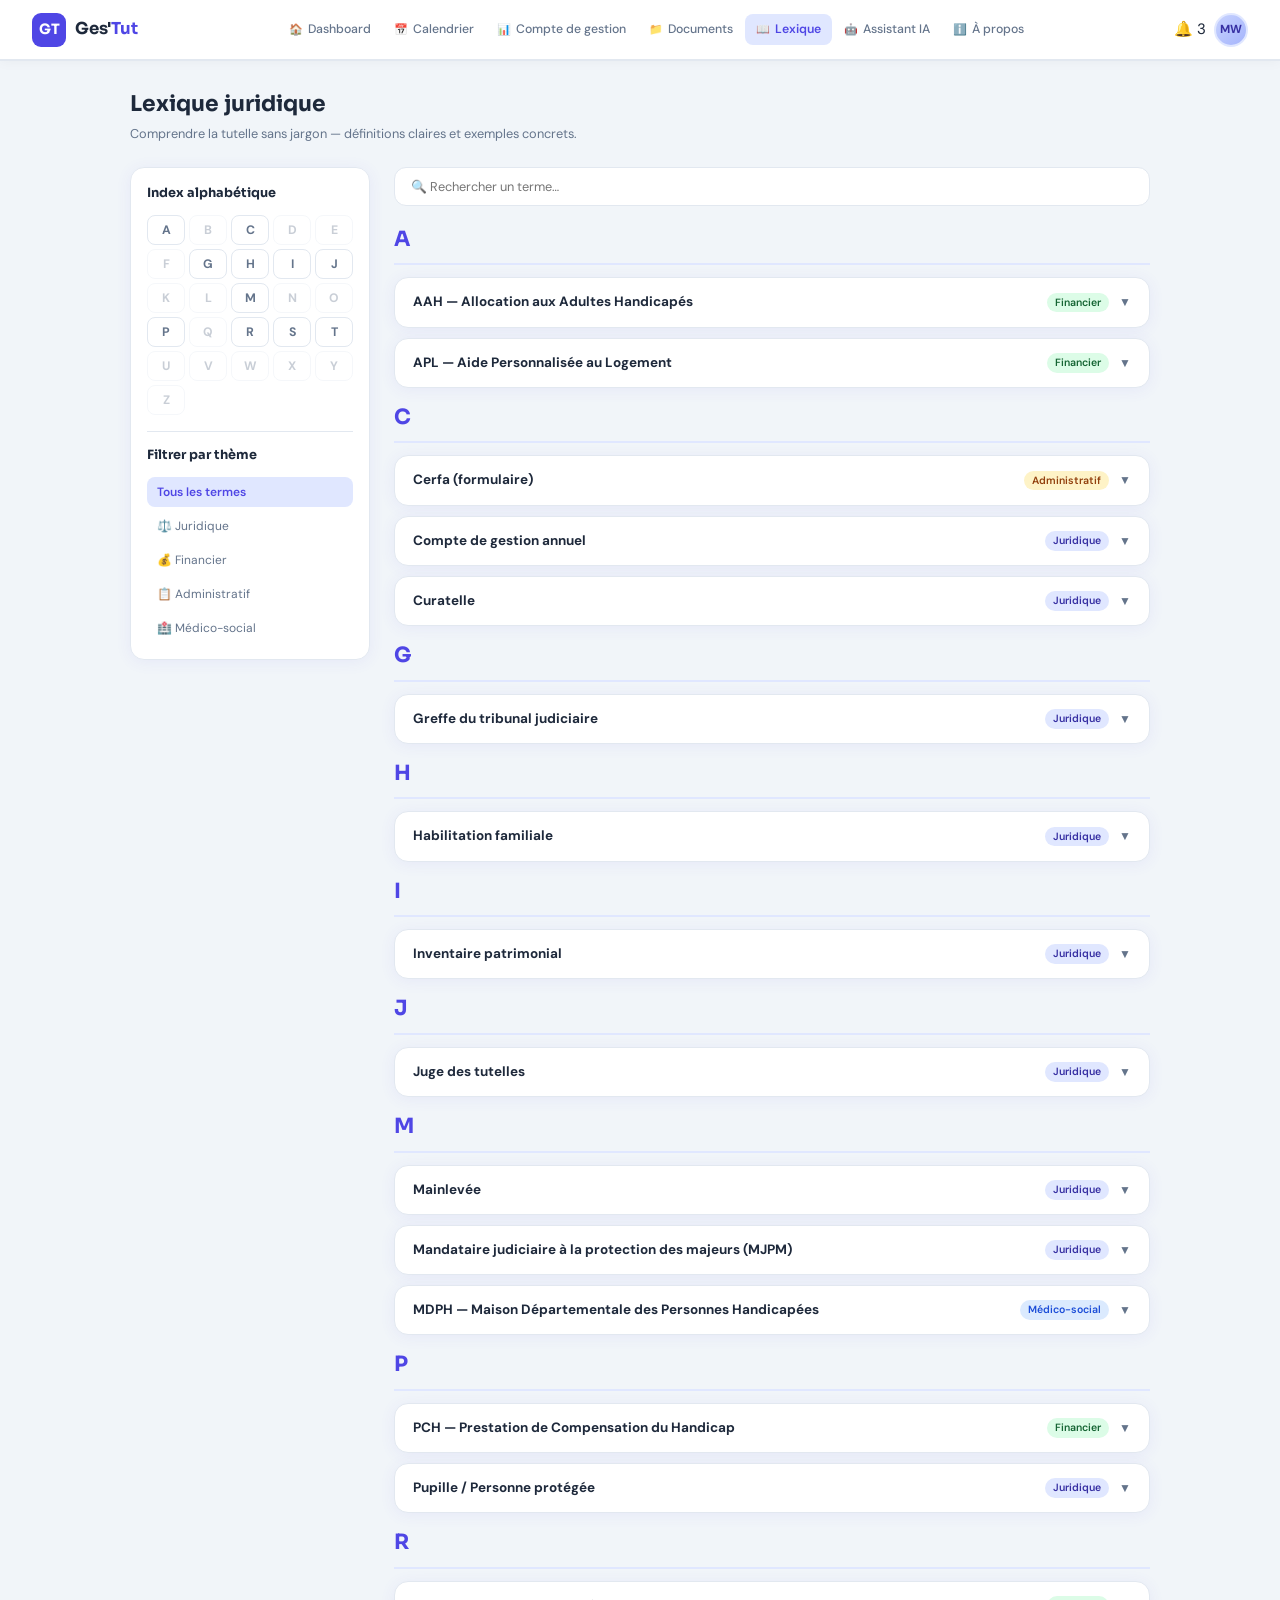
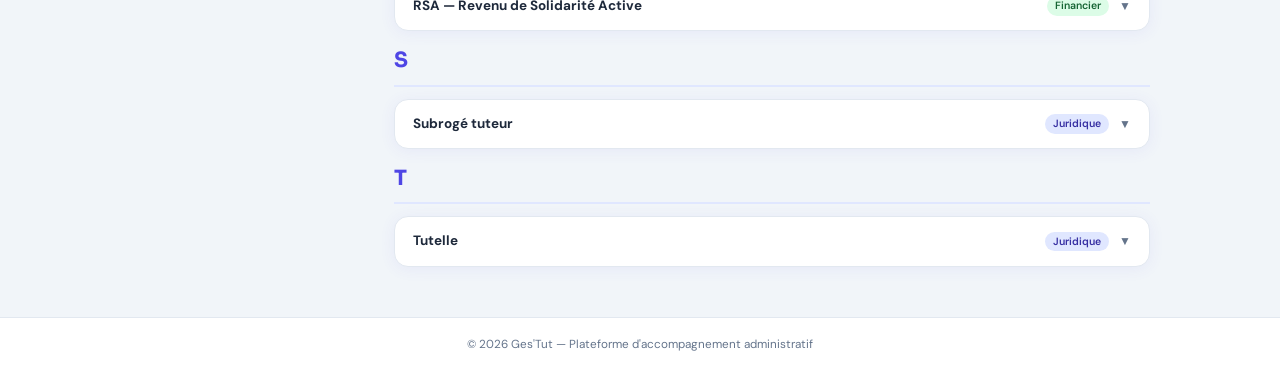
<file: page/lexique.html>
<!DOCTYPE html>
<html lang="fr">
<head>
    <meta charset="UTF-8">
    <meta name="viewport" content="width=device-width, initial-scale=1.0">
    <title>Lexique — Ges'Tut</title>
    <link href="https://fonts.googleapis.com/css2?family=Sora:wght@300;400;600;700&family=DM+Sans:wght@300;400;500;600&display=swap" rel="stylesheet">
    <link rel="stylesheet" href="../style/styles.css">
    <style>
        .page-wrap { padding:28px 40px 40px; max-width:1100px; margin:0 auto; }
        .lex-layout { display:grid; grid-template-columns:240px 1fr; gap:24px; }

        /* INDEX ALPHA */
        .alpha-sidebar { background:var(--surface); border-radius:var(--radius); border:1px solid var(--border); box-shadow:var(--shadow); padding:16px; height:fit-content; position:sticky; top:80px; }
        .alpha-sidebar h3 { font-family:'Sora',sans-serif; font-weight:700; font-size:0.85em; color:var(--text); margin-bottom:12px; }
        .alpha-grid { display:grid; grid-template-columns:repeat(5,1fr); gap:4px; }
        .alpha-btn { padding:6px; text-align:center; border-radius:8px; cursor:pointer; font-size:0.82em; font-weight:700; color:var(--muted); border:1px solid var(--border); background:var(--surface); font-family:'DM Sans',sans-serif; transition:all 0.18s; }
        .alpha-btn:hover { background:var(--indigo-light); color:var(--indigo); }
        .alpha-btn.active { background:var(--indigo); color:white; border-color:var(--indigo); }
        .alpha-btn.empty { opacity:0.35; cursor:default; }
        .alpha-btn.empty:hover { background:var(--surface); color:var(--muted); }

        /* TERMES */
        .lex-main { display:flex; flex-direction:column; gap:14px; }
        .lex-toolbar { display:flex; gap:10px; }
        .lex-search { flex:1; padding:10px 16px; border:1.5px solid var(--border); border-radius:12px; font-size:0.85em; font-family:'DM Sans',sans-serif; outline:none; transition:border-color 0.18s; }
        .lex-search:focus { border-color:var(--indigo); }

        .lex-section { margin-bottom:8px; }
        .lex-letter { font-family:'Sora',sans-serif; font-weight:700; font-size:1.4em; color:var(--indigo); padding:4px 0 8px; border-bottom:2px solid var(--indigo-light); margin-bottom:12px; }

        .term-card {
            background:var(--surface); border:1px solid var(--border); border-radius:var(--radius);
            overflow:hidden; box-shadow:var(--shadow); transition:box-shadow 0.2s;
            margin-bottom:10px;
        }
        .term-card:hover { box-shadow:var(--shadow-md); }
        .term-header { padding:14px 18px; display:flex; align-items:center; gap:10px; cursor:pointer; }
        .term-name { flex:1; font-weight:700; font-size:0.9em; color:var(--text); }
        .term-tag { font-size:0.7em; font-weight:600; padding:2px 8px; border-radius:12px; }
        .tag-juridique { background:var(--indigo-light); color:var(--indigo-dark); }
        .tag-financier { background:var(--green-light); color:#166534; }
        .tag-medico    { background:var(--blue-light); color:#1d4ed8; }
        .tag-admin     { background:var(--amber-light); color:#92400e; }
        .term-chevron  { color:var(--muted); font-size:0.8em; transition:transform 0.25s; flex-shrink:0; }
        .term-card.open .term-chevron { transform:rotate(180deg); }

        .term-body { max-height:0; overflow:hidden; transition:max-height 0.35s ease; }
        .term-content { padding:0 18px 18px; border-top:1px solid var(--border); }
        .term-def { font-size:0.84em; color:var(--muted); line-height:1.7; margin-top:12px; }
        .term-example { background:var(--indigo-light); border-radius:8px; padding:10px 12px; margin-top:10px; font-size:0.8em; color:var(--indigo-dark); line-height:1.5; }
        .term-example strong { display:block; font-size:0.85em; text-transform:uppercase; letter-spacing:0.5px; margin-bottom:4px; }
        .term-links { display:flex; gap:6px; flex-wrap:wrap; margin-top:10px; }
        .term-link { font-size:0.74em; font-weight:600; color:var(--indigo); text-decoration:none; border:1px solid var(--indigo-mid); padding:3px 10px; border-radius:20px; cursor:pointer; transition:all 0.18s; }
        .term-link:hover { background:var(--indigo); color:white; }

        .empty-state { text-align:center; padding:60px 20px; color:var(--muted); }
        .empty-state .es-icon { font-size:3em; margin-bottom:12px; }
    </style>
</head>
<body>

<nav class="navbar">
    <a class="nav-brand" href="../index.html">
        <div class="nav-logo">GT</div>
        <span class="nav-brand-name">Ges'<span>Tut</span></span>
    </a>
    <div class="nav-links">
        <a href="../index.html"><span class="nav-icon">🏠</span> Dashboard</a>
        <a href="calendrier.html"><span class="nav-icon">📅</span> Calendrier</a>
        <a href="cr.html"><span class="nav-icon">📊</span> Compte de gestion</a>
        <a href="documents.html"><span class="nav-icon">📁</span> Documents</a>
        <a href="lexique.html" class="active"><span class="nav-icon">📖</span> Lexique</a>
        <a href="assistant.html"><span class="nav-icon">🤖</span> Assistant IA</a>
        <a href="qsn.html"><span class="nav-icon">ℹ️</span>À propos</a>
    </div>
    <div class="nav-right">
        <div class="nav-notif-btn">🔔 <span class="nav-notif-badge">3</span></div>
        <div class="nav-avatar">MW</div>
    </div>
</nav>

<div class="page-wrap">
    <div class="page-header">
        <h2>Lexique juridique</h2>
        <p>Comprendre la tutelle sans jargon — définitions claires et exemples concrets.</p>
    </div>

    <div class="lex-layout">

        <!-- SIDEBAR ALPHA -->
        <div class="alpha-sidebar">
            <h3>Index alphabétique</h3>
            <div class="alpha-grid" id="alpha-grid"></div>
            <div style="margin-top:16px;padding-top:14px;border-top:1px solid var(--border)">
                <h3>Filtrer par thème</h3>
                <div style="display:flex;flex-direction:column;gap:4px">
                    <button class="cat-item active" style="display:flex;align-items:center;gap:8px;border:none;cursor:pointer;font-family:'DM Sans',sans-serif;font-weight:600;font-size:0.8em;color:var(--indigo);background:var(--indigo-light);padding:7px 10px;border-radius:8px" onclick="filterTheme('all',this)">Tous les termes</button>
                    <button class="cat-item" style="display:flex;align-items:center;gap:8px;border:none;cursor:pointer;font-family:'DM Sans',sans-serif;font-size:0.8em;color:var(--muted);background:transparent;padding:7px 10px;border-radius:8px" onclick="filterTheme('juridique',this)">⚖️ Juridique</button>
                    <button class="cat-item" style="display:flex;align-items:center;gap:8px;border:none;cursor:pointer;font-family:'DM Sans',sans-serif;font-size:0.8em;color:var(--muted);background:transparent;padding:7px 10px;border-radius:8px" onclick="filterTheme('financier',this)">💰 Financier</button>
                    <button class="cat-item" style="display:flex;align-items:center;gap:8px;border:none;cursor:pointer;font-family:'DM Sans',sans-serif;font-size:0.8em;color:var(--muted);background:transparent;padding:7px 10px;border-radius:8px" onclick="filterTheme('admin',this)">📋 Administratif</button>
                    <button class="cat-item" style="display:flex;align-items:center;gap:8px;border:none;cursor:pointer;font-family:'DM Sans',sans-serif;font-size:0.8em;color:var(--muted);background:transparent;padding:7px 10px;border-radius:8px" onclick="filterTheme('medico',this)">🏥 Médico-social</button>
                </div>
            </div>
        </div>

        <!-- TERMES -->
        <div class="lex-main">
            <div class="lex-toolbar">
                <input type="text" class="lex-search" id="lex-search" placeholder="🔍 Rechercher un terme…" oninput="searchTerms(this.value)">
            </div>
            <div id="lex-content"></div>
        </div>

    </div>
</div>

<footer>© 2026 Ges'Tut — Plateforme d'accompagnement administratif</footer>
<div class="toast" id="toast"></div>

<script>
const termes = [
    { id:'aah', letter:'A', name:'AAH — Allocation aux Adultes Handicapés', tag:'financier', def:'Prestation versée par la CAF aux personnes en situation de handicap dont le taux est reconnu supérieur ou égal à 80% (ou entre 50 et 79% sous conditions). Le montant mensuel est de 971,37 € en 2026. Le tuteur doit la déclarer dans le compte de gestion.', example:'Marie perçoit l\'AAH mensuelle de 971 €. Ce revenu doit figurer dans la colonne Recettes du compte de gestion annuel.', links:['Compte de gestion', 'CAF'] },
    { id:'apl', letter:'A', name:'APL — Aide Personnalisée au Logement', tag:'financier', def:'Aide au logement versée par la CAF pour réduire le montant du loyer. Le tuteur doit déclarer trimestriellement les ressources du pupille pour maintenir ce droit.', example:'L\'APL de Marie est de 350 €/mois. Elle peut être perdue si la déclaration trimestrielle CAF n\'est pas effectuée.', links:['Déclaration CAF', 'Calendrier'] },
    { id:'cerfa', letter:'C', name:'Cerfa (formulaire)', tag:'admin', def:'Nom désignant les formulaires administratifs officiels de l\'État français (du Centre d\'Enregistrement et de Révision des Formulaires Administratifs). Chaque Cerfa est identifié par un numéro. Ex : Cerfa 15692 pour la demande MDPH, Cerfa 13878 pour le certificat médical.', example:'Pour renouveler le dossier MDPH de Marie, vous avez besoin du Cerfa 15692 (formulaire de demande) et du Cerfa 13878 (certificat médical à faire signer par son médecin).', links:['MDPH', 'Documents'] },
    { id:'compte-gestion', letter:'C', name:'Compte de gestion annuel', tag:'juridique', def:'Document obligatoire que le tuteur doit remettre chaque année au greffe du tribunal judiciaire. Il récapitule toutes les recettes et dépenses du pupille sur l\'année civile, avec les justificatifs correspondants. Tout manquement peut entraîner des sanctions.', example:'Avant le 31 décembre, vous devez remettre au greffe le compte de gestion 2026 de Marie, récapitulant ses 18 450 € de recettes et 16 980 € de dépenses.', links:['Compte de gestion', 'Greffe'] },
    { id:'curatelle', letter:'C', name:'Curatelle', tag:'juridique', def:'Mesure de protection juridique moins contraignante que la tutelle. Le curateur assiste la personne protégée dans ses actes importants (notamment bancaires) mais ne la représente pas. Il existe la curatelle simple et la curatelle renforcée.', example:'En curatelle renforcée, le curateur perçoit les revenus du pupille et règle les dépenses courantes. Il n\'a pas besoin de l\'accord du juge pour les actes courants.', links:['Tutelle', 'Juge des tutelles'] },
    { id:'greffe', letter:'G', name:'Greffe du tribunal judiciaire', tag:'juridique', def:'Service administratif du tribunal qui reçoit et conserve les décisions de justice. C\'est au greffe que le tuteur remet son compte de gestion annuel et toute demande d\'autorisation pour les actes importants (vente immobilière, donation…).', example:'Le greffe du tribunal de Paris est le destinataire du compte de gestion annuel de Marie. Il peut demander des pièces complémentaires.', links:['Compte de gestion', 'Juge des tutelles'] },
    { id:'habilitation', letter:'H', name:'Habilitation familiale', tag:'juridique', def:'Alternative à la tutelle permettant à un proche (conjoint, descendant, ascendant, frère ou sœur) d\'être désigné par le juge pour représenter une personne hors d\'état de manifester sa volonté. Plus souple et moins contraignante que la tutelle classique.', example:'L\'habilitation familiale peut être générale (tous actes) ou spéciale (actes déterminés). Le nombre de ces mesures augmente de 5%/an depuis 2016.', links:['Tutelle', 'Curatelle'] },
    { id:'inventaire', letter:'I', name:'Inventaire patrimonial', tag:'juridique', def:'Document obligatoire à établir dans les 3 mois suivant l\'ouverture de la mesure de tutelle. Il liste tous les biens du pupille : comptes bancaires, biens immobiliers, assurances, dettes. Il doit être transmis au greffe.', example:'Lors de l\'ouverture de la tutelle de Marie en janvier 2023, vous avez eu jusqu\'en avril 2023 pour établir l\'inventaire de son patrimoine.', links:['Greffe', 'Compte de gestion'] },
    { id:'juge-tutelles', letter:'J', name:'Juge des tutelles', tag:'juridique', def:'Magistrat du tribunal judiciaire chargé d\'ordonner et de contrôler les mesures de protection juridique (tutelle, curatelle, habilitation familiale). Il doit autoriser certains actes importants (vente immobilière, placement financier, donation).', example:'Pour vendre l\'appartement de Marie, vous devez d\'abord obtenir l\'autorisation écrite du juge des tutelles avant de signer tout compromis.', links:['Greffe', 'Tutelle'] },
    { id:'mainlevee', letter:'M', name:'Mainlevée', tag:'juridique', def:'Décision du juge mettant fin à la mesure de protection juridique, lorsque l\'état de la personne s\'est suffisamment amélioré pour qu\'elle puisse à nouveau agir seule. Elle peut aussi intervenir au décès.', example:'Si l\'état de Marie s\'améliore significativement, son médecin peut rédiger un certificat permettant de demander la mainlevée de la tutelle au juge.', links:['Juge des tutelles', 'Tutelle'] },
    { id:'mandataire', letter:'M', name:'Mandataire judiciaire à la protection des majeurs (MJPM)', tag:'juridique', def:'Professionnel mandaté par le juge pour exercer une mesure de protection à titre professionnel (tuteur, curateur ou mandataire spécial). Il peut être une personne physique ou une association agréée.', example:'Si aucun proche ne peut exercer la tutelle, le juge désigne un MJPM professionnel. Ges\'Tut préparera à terme une interface dédiée aux mandataires professionnels.', links:['Tutelle', 'Curatelle'] },
    { id:'mdph', letter:'M', name:'MDPH — Maison Départementale des Personnes Handicapées', tag:'medico', def:'Guichet unique chargé d\'évaluer et d\'attribuer les droits des personnes handicapées : AAH, PCH, carte mobilité inclusion, RQTH, ESAT, orientation scolaire. Le dossier MDPH doit être renouvelé périodiquement.', example:'Le dossier MDPH de Marie lui ouvre droit à l\'AAH et à la carte mobilité. Il expire le 20 mai 2026 et doit être renouvelé avant cette date.', links:['AAH', 'Documents'] },
    { id:'pch', letter:'P', name:'PCH — Prestation de Compensation du Handicap', tag:'financier', def:'Aide versée par le département pour financer les dépenses liées au handicap : aide humaine, aides techniques (fauteuil, prothèse), aménagement du logement, transport. Attribuée par la MDPH.', example:'Si Marie a besoin d\'une aide à domicile, la PCH peut financer tout ou partie de ce coût selon son plan de compensation.', links:['MDPH', 'AAH'] },
    { id:'pupille', letter:'P', name:'Pupille / Personne protégée', tag:'juridique', def:'Terme désignant la personne faisant l\'objet de la mesure de protection juridique (tutelle, curatelle…). Sous tutelle, la personne protégée est représentée par le tuteur pour tous les actes de la vie civile.', example:'Marie Martin est la pupille dont Mathieu Willem est le tuteur. Tous les actes importants concernant Marie doivent être réalisés par Mathieu en son nom.', links:['Tutelle', 'Juge des tutelles'] },
    { id:'rsa', letter:'R', name:'RSA — Revenu de Solidarité Active', tag:'financier', def:'Allocation versée par la CAF pour garantir un revenu minimum. Le tuteur peut percevoir le RSA pour le compte du pupille. Sa déclaration trimestrielle est obligatoire sous peine de suspension.', example:'Si Marie perçoit le RSA, la déclaration trimestrielle CAF est doublement importante : elle conditionne à la fois l\'APL et le RSA.', links:['AAH', 'Déclaration CAF'] },
    { id:'subrogé', letter:'S', name:'Subrogé tuteur', tag:'juridique', def:'Personne désignée par le juge des tutelles pour surveiller la gestion du tuteur et représenter le pupille lorsque ses intérêts sont opposés à ceux du tuteur. Il peut aussi contrôler et valider le compte de gestion.', example:'Si votre frère est désigné subrogé tuteur, il doit vérifier et cosigner le compte de gestion annuel de Marie avant sa remise au greffe.', links:['Juge des tutelles', 'Compte de gestion'] },
    { id:'tutelle', letter:'T', name:'Tutelle', tag:'juridique', def:'Mesure de protection juridique la plus contraignante, ordonnée par le juge des tutelles. Le tuteur se substitue entièrement à la personne protégée pour les actes de la vie civile. Durée : 5 à 10 ans, renouvelable. Concerne environ 250 000 personnes en France.', example:'Mathieu est le tuteur de Marie : il gère ses comptes, reçoit ses revenus, règle ses dépenses et signe tous les contrats en son nom.', links:['Curatelle', 'Juge des tutelles', 'Compte de gestion'] },
];

let currentFilter = 'all';
let searchQuery = '';

function renderAlpha() {
    const letters = [...new Set(termes.map(t => t.letter))].sort();
    const allLetters = 'ABCDEFGHIJKLMNOPQRSTUVWXYZ'.split('');
    const grid = document.getElementById('alpha-grid');
    grid.innerHTML = allLetters.map(l => {
        const hasTerms = letters.includes(l);
        return `<button class="alpha-btn ${hasTerms?'':'empty'}" onclick="${hasTerms?`scrollToLetter('${l}')`:'void(0)'}">${l}</button>`;
    }).join('');
}

function scrollToLetter(l) {
    const el = document.getElementById('section-' + l);
    if (el) el.scrollIntoView({ behavior:'smooth', block:'start' });
}

function filterTheme(theme, btn) {
    document.querySelectorAll('.cat-item').forEach(b => { b.style.background='transparent'; b.style.color='var(--muted)'; });
    btn.style.background = 'var(--indigo-light)';
    btn.style.color = 'var(--indigo)';
    currentFilter = theme;
    render();
}

function searchTerms(q) { searchQuery = q; render(); }

function render() {
    let filtered = termes;
    if (currentFilter !== 'all') filtered = filtered.filter(t => t.tag === currentFilter);
    if (searchQuery) filtered = filtered.filter(t => t.name.toLowerCase().includes(searchQuery.toLowerCase()) || t.def.toLowerCase().includes(searchQuery.toLowerCase()));

    const grouped = {};
    filtered.forEach(t => {
        if (!grouped[t.letter]) grouped[t.letter] = [];
        grouped[t.letter].push(t);
    });

    const tagClassMap = { juridique:'tag-juridique', financier:'tag-financier', admin:'tag-admin', medico:'tag-medico' };
    const tagLabelMap = { juridique:'Juridique', financier:'Financier', admin:'Administratif', medico:'Médico-social' };

    const content = document.getElementById('lex-content');
    if (Object.keys(grouped).length === 0) {
        content.innerHTML = '<div class="empty-state"><div class="es-icon">🔍</div><p>Aucun terme ne correspond à votre recherche.</p></div>';
        return;
    }

    content.innerHTML = Object.keys(grouped).sort().map(letter => `
        <div class="lex-section" id="section-${letter}">
            <div class="lex-letter">${letter}</div>
            ${grouped[letter].map(t => `
                <div class="term-card" id="term-${t.id}">
                    <div class="term-header" onclick="toggleTerm('term-${t.id}')">
                        <span class="term-name">${t.name}</span>
                        <span class="term-tag ${tagClassMap[t.tag]}">${tagLabelMap[t.tag]}</span>
                        <span class="term-chevron">▼</span>
                    </div>
                    <div class="term-body">
                        <div class="term-content">
                            <p class="term-def">${t.def}</p>
                            <div class="term-example">
                                <strong>💡 Exemple concret</strong>
                                ${t.example}
                            </div>
                            <div class="term-links">
                                ${t.links.map(l => `<span class="term-link" onclick="showToast('→ ${l}')">${l}</span>`).join('')}
                            </div>
                        </div>
                    </div>
                </div>`).join('')}
        </div>`).join('');
}

function toggleTerm(id) {
    const card = document.getElementById(id);
    const body = card.querySelector('.term-body');
    const isOpen = card.classList.contains('open');
    document.querySelectorAll('.term-card').forEach(c => {
        c.classList.remove('open');
        c.querySelector('.term-body').style.maxHeight = null;
    });
    if (!isOpen) {
        card.classList.add('open');
        body.style.maxHeight = body.scrollHeight + 'px';
    }
}

function showToast(msg) {
    const t = document.getElementById('toast');
    t.textContent = msg;
    t.classList.add('show');
    setTimeout(() => t.classList.remove('show'), 3000);
}

renderAlpha();
render();
</script>
</body>
</html>
</file>
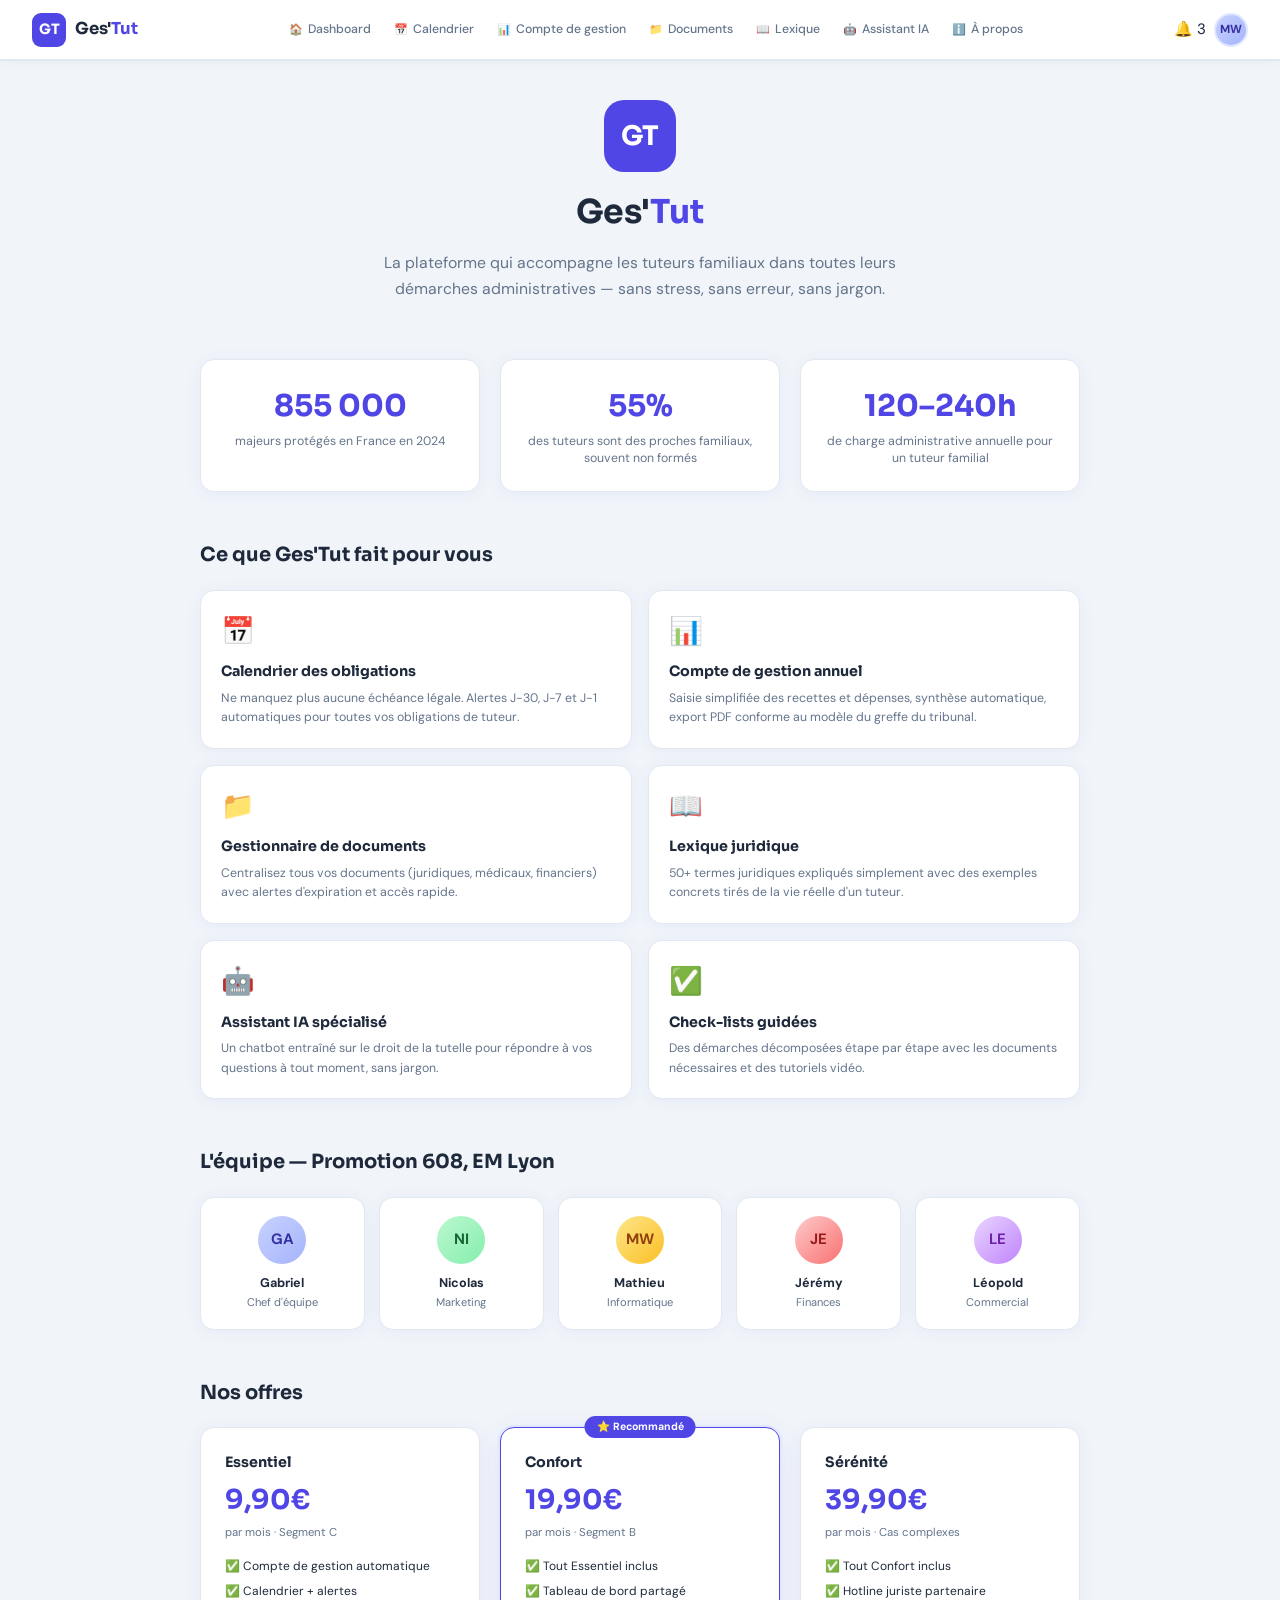
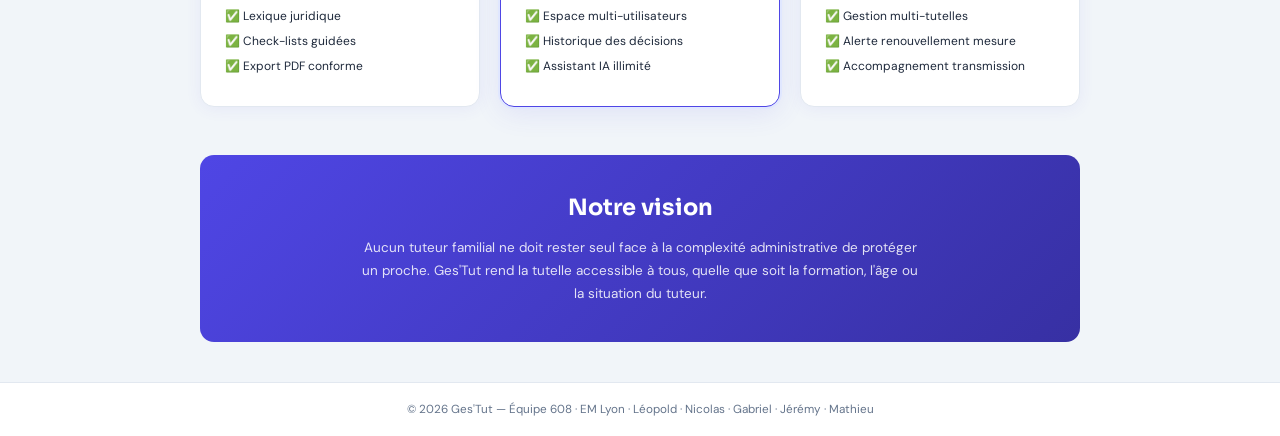
<file: page/qsn.html>
<!DOCTYPE html>
<html lang="fr">
<head>
    <meta charset="UTF-8">
    <meta name="viewport" content="width=device-width, initial-scale=1.0">
    <title>Qui sommes-nous — Ges'Tut</title>
    <link href="https://fonts.googleapis.com/css2?family=Sora:wght@300;400;600;700&family=DM+Sans:wght@300;400;500;600&display=swap" rel="stylesheet">
    <link rel="stylesheet" href="../style/styles.css">
    <style>
        .page-wrap { max-width:960px; margin:0 auto; padding:40px; }
        .hero { text-align:center; margin-bottom:56px; }
        .hero-logo { width:72px; height:72px; background:var(--indigo); border-radius:20px; display:flex; align-items:center; justify-content:center; font-family:'Sora',sans-serif; font-weight:700; color:white; font-size:1.8em; margin:0 auto 16px; }
        .hero h1 { font-family:'Sora',sans-serif; font-weight:700; font-size:2.2em; color:var(--text); margin-bottom:12px; }
        .hero h1 span { color:var(--indigo); }
        .hero p { font-size:1.05em; color:var(--muted); max-width:560px; margin:0 auto; line-height:1.7; }

        .stats-band { display:grid; grid-template-columns:repeat(3,1fr); gap:20px; margin-bottom:48px; }
        .stat-big { text-align:center; padding:24px; background:var(--surface); border-radius:var(--radius); border:1px solid var(--border); box-shadow:var(--shadow); }
        .stat-big .sb-num { font-family:'Sora',sans-serif; font-weight:700; font-size:2em; color:var(--indigo); }
        .stat-big .sb-label { font-size:0.82em; color:var(--muted); margin-top:4px; line-height:1.4; }

        .section-title { font-family:'Sora',sans-serif; font-weight:700; font-size:1.3em; color:var(--text); margin-bottom:20px; }

        .features-grid { display:grid; grid-template-columns:repeat(2,1fr); gap:16px; margin-bottom:48px; }
        .feature-card { background:var(--surface); border:1px solid var(--border); border-radius:var(--radius); padding:20px; box-shadow:var(--shadow); }
        .feature-icon { font-size:1.8em; margin-bottom:10px; }
        .feature-card h3 { font-family:'Sora',sans-serif; font-weight:700; font-size:0.95em; color:var(--text); margin-bottom:6px; }
        .feature-card p { font-size:0.82em; color:var(--muted); line-height:1.6; }

        .team-grid { display:grid; grid-template-columns:repeat(5,1fr); gap:14px; margin-bottom:48px; }
        .team-card { text-align:center; padding:18px 10px; background:var(--surface); border-radius:var(--radius); border:1px solid var(--border); box-shadow:var(--shadow); }
        .team-avatar { width:48px; height:48px; border-radius:50%; display:flex; align-items:center; justify-content:center; font-weight:700; font-size:1em; margin:0 auto 10px; }
        .team-name { font-weight:700; font-size:0.84em; color:var(--text); }
        .team-role { font-size:0.74em; color:var(--muted); margin-top:2px; }

        .pricing-grid { display:grid; grid-template-columns:repeat(3,1fr); gap:20px; margin-bottom:48px; }
        .pricing-card { background:var(--surface); border:1px solid var(--border); border-radius:var(--radius); padding:24px; box-shadow:var(--shadow); position:relative; }
        .pricing-card.featured { border-color:var(--indigo); box-shadow:0 0 0 2px var(--indigo-light), var(--shadow-md); }
        .pricing-badge { position:absolute; top:-12px; left:50%; transform:translateX(-50%); background:var(--indigo); color:white; font-size:0.7em; font-weight:700; padding:3px 12px; border-radius:20px; white-space:nowrap; }
        .pricing-name { font-family:'Sora',sans-serif; font-weight:700; font-size:0.95em; color:var(--text); margin-bottom:6px; }
        .pricing-price { font-family:'Sora',sans-serif; font-weight:700; font-size:1.8em; color:var(--indigo); margin-bottom:4px; }
        .pricing-sub { font-size:0.76em; color:var(--muted); margin-bottom:16px; }
        .pricing-feat { font-size:0.8em; color:var(--text); display:flex; gap:6px; align-items:flex-start; margin-bottom:7px; }

        .vision-box { background:linear-gradient(135deg,var(--indigo),var(--indigo-dark)); border-radius:var(--radius); padding:36px; text-align:center; color:white; }
        .vision-box h2 { font-family:'Sora',sans-serif; font-weight:700; font-size:1.5em; margin-bottom:12px; }
        .vision-box p { font-size:0.9em; opacity:0.85; max-width:560px; margin:0 auto; line-height:1.7; }
    </style>
</head>
<body>

<nav class="navbar">
    <a class="nav-brand" href="../index.html">
        <div class="nav-logo">GT</div>
        <span class="nav-brand-name">Ges'<span>Tut</span></span>
    </a>
    <div class="nav-links">
        <a href="../index.html"><span class="nav-icon">🏠</span> Dashboard</a>
        <a href="calendrier.html"><span class="nav-icon">📅</span> Calendrier</a>
        <a href="cr.html"><span class="nav-icon">📊</span> Compte de gestion</a>
        <a href="documents.html"><span class="nav-icon">📁</span> Documents</a>
        <a href="lexique.html"><span class="nav-icon">📖</span> Lexique</a>
        <a href="assistant.html"><span class="nav-icon">🤖</span> Assistant IA</a>
        <a href="qsn.html"><span class="nav-icon">ℹ️</span>À propos</a>
    </div>
    <div class="nav-right">
        <div class="nav-notif-btn">🔔 <span class="nav-notif-badge">3</span></div>
        <div class="nav-avatar">MW</div>
    </div>
</nav>

<div class="page-wrap">

    <!-- HERO -->
    <div class="hero">
        <div class="hero-logo">GT</div>
        <h1>Ges'<span>Tut</span></h1>
        <p>La plateforme qui accompagne les tuteurs familiaux dans toutes leurs démarches administratives — sans stress, sans erreur, sans jargon.</p>
    </div>

    <!-- STATS -->
    <div class="stats-band">
        <div class="stat-big">
            <div class="sb-num">855 000</div>
            <div class="sb-label">majeurs protégés en France en 2024</div>
        </div>
        <div class="stat-big">
            <div class="sb-num">55%</div>
            <div class="sb-label">des tuteurs sont des proches familiaux, souvent non formés</div>
        </div>
        <div class="stat-big">
            <div class="sb-num">120–240h</div>
            <div class="sb-label">de charge administrative annuelle pour un tuteur familial</div>
        </div>
    </div>

    <!-- FONCTIONNALITÉS -->
    <h2 class="section-title">Ce que Ges'Tut fait pour vous</h2>
    <div class="features-grid">
        <div class="feature-card">
            <div class="feature-icon">📅</div>
            <h3>Calendrier des obligations</h3>
            <p>Ne manquez plus aucune échéance légale. Alertes J-30, J-7 et J-1 automatiques pour toutes vos obligations de tuteur.</p>
        </div>
        <div class="feature-card">
            <div class="feature-icon">📊</div>
            <h3>Compte de gestion annuel</h3>
            <p>Saisie simplifiée des recettes et dépenses, synthèse automatique, export PDF conforme au modèle du greffe du tribunal.</p>
        </div>
        <div class="feature-card">
            <div class="feature-icon">📁</div>
            <h3>Gestionnaire de documents</h3>
            <p>Centralisez tous vos documents (juridiques, médicaux, financiers) avec alertes d'expiration et accès rapide.</p>
        </div>
        <div class="feature-card">
            <div class="feature-icon">📖</div>
            <h3>Lexique juridique</h3>
            <p>50+ termes juridiques expliqués simplement avec des exemples concrets tirés de la vie réelle d'un tuteur.</p>
        </div>
        <div class="feature-card">
            <div class="feature-icon">🤖</div>
            <h3>Assistant IA spécialisé</h3>
            <p>Un chatbot entraîné sur le droit de la tutelle pour répondre à vos questions à tout moment, sans jargon.</p>
        </div>
        <div class="feature-card">
            <div class="feature-icon">✅</div>
            <h3>Check-lists guidées</h3>
            <p>Des démarches décomposées étape par étape avec les documents nécessaires et des tutoriels vidéo.</p>
        </div>
    </div>

    <!-- ÉQUIPE -->
    <h2 class="section-title">L'équipe — Promotion 608, EM Lyon</h2>
    <div class="team-grid">
        <div class="team-card">
            <div class="team-avatar" style="background:linear-gradient(135deg,#c7d2fe,#a5b4fc);color:var(--indigo-dark)">GA</div>
            <div class="team-name">Gabriel</div>
            <div class="team-role">Chef d'équipe</div>
        </div>
        <div class="team-card">
            <div class="team-avatar" style="background:linear-gradient(135deg,#bbf7d0,#86efac);color:#166534">NI</div>
            <div class="team-name">Nicolas</div>
            <div class="team-role">Marketing</div>
        </div>
        <div class="team-card">
            <div class="team-avatar" style="background:linear-gradient(135deg,#fde68a,#fbbf24);color:#92400e">MW</div>
            <div class="team-name">Mathieu</div>
            <div class="team-role">Informatique</div>
        </div>
        <div class="team-card">
            <div class="team-avatar" style="background:linear-gradient(135deg,#fecaca,#f87171);color:#991b1b">JE</div>
            <div class="team-name">Jérémy</div>
            <div class="team-role">Finances</div>
        </div>
        <div class="team-card">
            <div class="team-avatar" style="background:linear-gradient(135deg,#e9d5ff,#c084fc);color:#6b21a8">LE</div>
            <div class="team-name">Léopold</div>
            <div class="team-role">Commercial</div>
        </div>
    </div>

    <!-- TARIFS -->
    <h2 class="section-title">Nos offres</h2>
    <div class="pricing-grid">
        <div class="pricing-card">
            <div class="pricing-name">Essentiel</div>
            <div class="pricing-price">9,90€</div>
            <div class="pricing-sub">par mois · Segment C</div>
            <div class="pricing-feat">✅ Compte de gestion automatique</div>
            <div class="pricing-feat">✅ Calendrier + alertes</div>
            <div class="pricing-feat">✅ Lexique juridique</div>
            <div class="pricing-feat">✅ Check-lists guidées</div>
            <div class="pricing-feat">✅ Export PDF conforme</div>
        </div>
        <div class="pricing-card featured">
            <div class="pricing-badge">⭐ Recommandé</div>
            <div class="pricing-name">Confort</div>
            <div class="pricing-price">19,90€</div>
            <div class="pricing-sub">par mois · Segment B</div>
            <div class="pricing-feat">✅ Tout Essentiel inclus</div>
            <div class="pricing-feat">✅ Tableau de bord partagé</div>
            <div class="pricing-feat">✅ Espace multi-utilisateurs</div>
            <div class="pricing-feat">✅ Historique des décisions</div>
            <div class="pricing-feat">✅ Assistant IA illimité</div>
        </div>
        <div class="pricing-card">
            <div class="pricing-name">Sérénité</div>
            <div class="pricing-price">39,90€</div>
            <div class="pricing-sub">par mois · Cas complexes</div>
            <div class="pricing-feat">✅ Tout Confort inclus</div>
            <div class="pricing-feat">✅ Hotline juriste partenaire</div>
            <div class="pricing-feat">✅ Gestion multi-tutelles</div>
            <div class="pricing-feat">✅ Alerte renouvellement mesure</div>
            <div class="pricing-feat">✅ Accompagnement transmission</div>
        </div>
    </div>

    <!-- VISION -->
    <div class="vision-box">
        <h2>Notre vision</h2>
        <p>Aucun tuteur familial ne doit rester seul face à la complexité administrative de protéger un proche. Ges'Tut rend la tutelle accessible à tous, quelle que soit la formation, l'âge ou la situation du tuteur.</p>
    </div>

</div>

<footer>© 2026 Ges'Tut — Équipe 608 · EM Lyon · Léopold · Nicolas · Gabriel · Jérémy · Mathieu</footer>
</body>
</html>
</file>
<file: style/styles.css>
/* ══════════════════════════════════════════════
   GES'TUT — Global Stylesheet v2.0
   ══════════════════════════════════════════════ */

   :root {
    --indigo:       #4f46e5;
    --indigo-light: #e0e7ff;
    --indigo-mid:   #c7d2fe;
    --indigo-dark:  #3730a3;
    --red:          #ef4444;
    --red-light:    #fee2e2;
    --amber:        #f59e0b;
    --amber-light:  #fef3c7;
    --green:        #22c55e;
    --green-light:  #dcfce7;
    --blue:         #3b82f6;
    --blue-light:   #dbeafe;
    --purple:       #8b5cf6;
    --purple-light: #ede9fe;
    --surface:      #ffffff;
    --bg:           #f1f5f9;
    --bg2:          #e9eef5;
    --text:         #1e293b;
    --text2:        #334155;
    --muted:        #64748b;
    --border:       #e2e8f0;
    --border2:      #cbd5e1;
    --shadow:       0 2px 16px rgba(79,70,229,0.07);
    --shadow-md:    0 6px 28px rgba(79,70,229,0.11);
    --shadow-lg:    0 16px 48px rgba(79,70,229,0.14);
    --radius:       14px;
    --radius-sm:    8px;
    --radius-lg:    20px;
    --nav-h:        60px;
  }
  
  *,*::before,*::after{box-sizing:border-box;margin:0;padding:0}
  
  html{scroll-behavior:smooth}
  
  body{
    font-family:'DM Sans',sans-serif;
    background:var(--bg);
    color:var(--text);
    min-height:100vh;
    display:flex;
    flex-direction:column;
    font-size:15px;
    line-height:1.5;
  }
  
  /* ── SCROLLBAR ── */
  ::-webkit-scrollbar{width:6px;height:6px}
  ::-webkit-scrollbar-track{background:transparent}
  ::-webkit-scrollbar-thumb{background:var(--border2);border-radius:99px}
  ::-webkit-scrollbar-thumb:hover{background:var(--muted)}
  
  /* ── NAVBAR ── */
  .navbar{
    background:var(--surface);
    border-bottom:1px solid var(--border);
    padding:0 32px;
    height:var(--nav-h);
    display:flex;align-items:center;justify-content:space-between;
    position:sticky;top:0;z-index:200;
    box-shadow:0 1px 0 var(--border),0 2px 12px rgba(0,0,0,0.04);
  }
  
  .nav-brand{display:flex;align-items:center;gap:9px;text-decoration:none;flex-shrink:0}
  .nav-logo{
    width:34px;height:34px;
    background:var(--indigo);
    border-radius:9px;
    display:flex;align-items:center;justify-content:center;
    font-family:'Sora',sans-serif;font-weight:700;color:white;font-size:.95em;
  }
  .nav-brand-name{font-family:'Sora',sans-serif;font-weight:700;font-size:1.1em;color:var(--text)}
  .nav-brand-name span{color:var(--indigo)}
  
  .nav-links{display:flex;align-items:center;gap:1px}
  .nav-links a{
    text-decoration:none;color:var(--muted);
    font-size:.82em;font-weight:500;
    padding:6px 11px;border-radius:8px;
    transition:background .15s,color .15s;
    display:flex;align-items:center;gap:5px;white-space:nowrap;
  }
  .nav-links a:hover{background:var(--indigo-light);color:var(--indigo)}
  .nav-links a.active{background:var(--indigo-light);color:var(--indigo);font-weight:600}
  .nav-icon{font-size:.9em}
  
  .nav-right{display:flex;align-items:center;gap:8px}
  
  .nav-icon-btn{
    width:34px;height:34px;border:1px solid var(--border);
    background:var(--surface);border-radius:8px;
    display:flex;align-items:center;justify-content:center;
    cursor:pointer;font-size:.95em;
    position:relative;transition:background .15s;
  }
  .nav-icon-btn:hover{background:var(--indigo-light)}
  .nav-badge{
    position:absolute;top:-4px;right:-4px;
    background:var(--red);color:white;
    font-size:.58em;font-weight:700;
    width:15px;height:15px;border-radius:50%;
    display:flex;align-items:center;justify-content:center;
    border:2px solid white;
  }
  
  .nav-avatar{
    width:34px;height:34px;
    background:linear-gradient(135deg,#c7d2fe,#a5b4fc);
    border-radius:50%;
    display:flex;align-items:center;justify-content:center;
    font-weight:700;color:var(--indigo-dark);font-size:.78em;
    cursor:pointer;border:2px solid var(--indigo-light);
  }
  
  /* ── LAYOUT ── */
  .page-container{
    max-width:1280px;margin:0 auto;
    padding:28px 32px 48px;
    width:100%;flex:1;
  }
  
  .two-col{display:grid;grid-template-columns:1fr 320px;gap:22px}
  .three-col{display:grid;grid-template-columns:220px 1fr 300px;gap:20px}
  .left{min-width:0}
  .right{display:flex;flex-direction:column;gap:14px}
  
  /* ── PAGE HEADER ── */
  .page-header{margin-bottom:24px}
  .page-header h2{
    font-family:'Sora',sans-serif;font-weight:700;
    font-size:1.45em;color:var(--text);
  }
  .page-header p{color:var(--muted);font-size:.85em;margin-top:3px}
  
  /* ── CARD ── */
  .card{
    background:var(--surface);
    border-radius:var(--radius);
    box-shadow:var(--shadow);
    border:1px solid var(--border);
    padding:18px;
    transition:box-shadow .2s;
  }
  .card:hover{box-shadow:var(--shadow-md)}
  .card-header{
    display:flex;align-items:center;justify-content:space-between;
    margin-bottom:14px;
  }
  .card-title{
    font-family:'Sora',sans-serif;font-weight:700;
    font-size:.9em;color:var(--text);
  }
  
  /* ── STAT CARDS ── */
  .stat-grid{display:grid;grid-template-columns:repeat(4,1fr);gap:14px;margin-bottom:22px}
  .stat-card{
    background:var(--surface);border-radius:var(--radius);
    border:1px solid var(--border);box-shadow:var(--shadow);
    padding:16px;display:flex;align-items:center;gap:12px;
    transition:box-shadow .2s,transform .2s;cursor:default;
  }
  .stat-card:hover{box-shadow:var(--shadow-md);transform:translateY(-1px)}
  .stat-icon-wrap{
    width:40px;height:40px;border-radius:10px;
    display:flex;align-items:center;justify-content:center;
    font-size:1.15em;flex-shrink:0;
  }
  .stat-info .stat-num{
    font-family:'Sora',sans-serif;font-weight:700;
    font-size:1.35em;color:var(--text);line-height:1;
  }
  .stat-info .stat-label{font-size:.73em;color:var(--muted);margin-top:3px}
  .stat-info .stat-delta{font-size:.7em;font-weight:600;margin-top:2px}
  .delta-up{color:var(--green)}.delta-down{color:var(--red)}
  
  /* ── BADGES ── */
  .badge{
    display:inline-flex;align-items:center;
    font-size:.68em;font-weight:700;
    padding:2px 9px;border-radius:20px;
    white-space:nowrap;
  }
  .badge-red    {background:var(--red-light);color:#991b1b}
  .badge-amber  {background:var(--amber-light);color:#92400e}
  .badge-green  {background:var(--green-light);color:#166534}
  .badge-indigo {background:var(--indigo-light);color:var(--indigo-dark)}
  .badge-blue   {background:var(--blue-light);color:#1d4ed8}
  .badge-purple {background:var(--purple-light);color:#6d28d9}
  .badge-gray   {background:var(--bg2);color:var(--muted)}
  
  /* ── BUTTONS ── */
  .btn{
    display:inline-flex;align-items:center;justify-content:center;gap:6px;
    padding:8px 16px;border-radius:9px;
    font-size:.8em;font-weight:600;
    cursor:pointer;border:none;
    font-family:'DM Sans',sans-serif;
    transition:all .15s;white-space:nowrap;
  }
  .btn-primary  {background:var(--indigo);color:white}
  .btn-primary:hover{background:var(--indigo-dark)}
  .btn-secondary{background:var(--bg);color:var(--muted);border:1px solid var(--border)}
  .btn-secondary:hover{background:var(--border)}
  .btn-danger   {background:var(--red-light);color:var(--red)}
  .btn-danger:hover{background:var(--red);color:white}
  .btn-success  {background:var(--green-light);color:#166534}
  .btn-success:hover{background:var(--green);color:white}
  .btn-ghost    {background:transparent;color:var(--indigo);border:1.5px solid var(--indigo-mid)}
  .btn-ghost:hover{background:var(--indigo-light)}
  .btn-sm{padding:5px 11px;font-size:.74em;border-radius:7px}
  .btn-xs{padding:3px 8px;font-size:.68em;border-radius:6px}
  .btn-full{width:100%;justify-content:center}
  .btn:disabled{opacity:.45;cursor:not-allowed}
  
  /* ── FORMS ── */
  .form-group{margin-bottom:14px}
  .form-label{display:block;font-size:.78em;font-weight:600;color:var(--text2);margin-bottom:5px}
  .form-input,.form-select,.form-textarea{
    width:100%;padding:8px 11px;
    border:1.5px solid var(--border);border-radius:9px;
    font-size:.84em;font-family:'DM Sans',sans-serif;
    color:var(--text);background:var(--surface);
    outline:none;transition:border-color .15s,box-shadow .15s;
  }
  .form-input:focus,.form-select:focus,.form-textarea:focus{
    border-color:var(--indigo);
    box-shadow:0 0 0 3px rgba(79,70,229,.1);
  }
  .form-textarea{resize:vertical;min-height:76px;line-height:1.5}
  .form-row{display:flex;gap:11px}
  .form-row .form-group{flex:1}
  .form-hint{font-size:.72em;color:var(--muted);margin-top:4px}
  
  /* ── TABS ── */
  .tabs{
    display:flex;gap:3px;
    background:var(--bg2);padding:3px;
    border-radius:11px;margin-bottom:18px;
  }
  .tab-btn{
    flex:1;padding:7px 12px;border:none;
    background:transparent;border-radius:9px;
    font-size:.79em;font-weight:600;color:var(--muted);
    cursor:pointer;font-family:'DM Sans',sans-serif;
    transition:all .15s;
  }
  .tab-btn.active{background:var(--surface);color:var(--indigo);box-shadow:var(--shadow)}
  .tab-btn:hover:not(.active){color:var(--text)}
  
  /* ── TASK / ACCORDÉON ── */
  .task{
    background:var(--surface);border-radius:var(--radius);
    margin-bottom:10px;box-shadow:var(--shadow);
    border:1px solid var(--border);overflow:hidden;
    transition:box-shadow .2s;
  }
  .task:hover{box-shadow:var(--shadow-md)}
  .task-header{
    padding:14px 16px;
    display:flex;align-items:center;gap:10px;
    cursor:pointer;user-select:none;
  }
  .task-priority{width:3px;border-radius:3px;align-self:stretch;flex-shrink:0}
  .task-checkbox{width:16px;height:16px;accent-color:var(--indigo);cursor:pointer;flex-shrink:0}
  .task-title{flex:1;font-weight:600;font-size:.87em;color:var(--text)}
  .task-meta{font-size:.72em;color:var(--muted);white-space:nowrap}
  .task-chevron{color:var(--muted);font-size:.75em;transition:transform .25s;flex-shrink:0}
  .task.open .task-chevron{transform:rotate(180deg)}
  .task-content{max-height:0;overflow:hidden;transition:max-height .35s ease}
  .task-body{padding:0 16px 16px;border-top:1px solid var(--border)}
  .task-desc{font-size:.82em;color:var(--muted);line-height:1.65;margin:11px 0}
  .task-steps{display:flex;flex-direction:column;gap:7px;margin:10px 0}
  .task-step{display:flex;align-items:flex-start;gap:9px;font-size:.8em;color:var(--text2)}
  .step-num{
    width:19px;height:19px;background:var(--indigo-light);color:var(--indigo);
    border-radius:50%;display:flex;align-items:center;justify-content:center;
    font-weight:700;font-size:.72em;flex-shrink:0;margin-top:1px;
  }
  .task-docs{
    background:var(--bg);border-radius:8px;padding:9px 11px;
    margin:8px 0;font-size:.78em;color:var(--muted);
  }
  .task-docs strong{color:var(--text);display:block;margin-bottom:3px}
  .task.done .task-title{text-decoration:line-through;opacity:.5}
  .task.done{opacity:.65}
  
  /* ── VIDEO ── */
  .video-wrapper{
    border-radius:10px;overflow:hidden;
    background:#1e1b4b;
    position:relative;aspect-ratio:16/9;margin-top:10px;
    display:flex;align-items:center;justify-content:center;
    flex-direction:column;gap:8px;
    cursor:pointer;
  }
  .video-wrapper::before{
    content:'';position:absolute;inset:0;
    background:radial-gradient(ellipse at 30% 40%,rgba(99,102,241,.35),transparent 60%);
  }
  .video-icon{
    width:48px;height:48px;
    background:rgba(255,255,255,.15);backdrop-filter:blur(4px);
    border-radius:50%;display:flex;align-items:center;justify-content:center;
    font-size:1.2em;position:relative;z-index:1;
    border:1.5px solid rgba(255,255,255,.2);
    transition:background .2s,transform .2s;
  }
  .video-wrapper:hover .video-icon{background:rgba(255,255,255,.25);transform:scale(1.08)}
  .video-label{font-size:.76em;color:rgba(255,255,255,.6);position:relative;z-index:1}
  iframe.video-frame{width:100%;height:100%;border:none;position:absolute;inset:0}
  
  /* ── PROGRESS ── */
  .progress-bar-wrap{background:var(--bg2);border-radius:20px;height:7px;overflow:hidden}
  .progress-bar-fill{height:100%;border-radius:20px;background:linear-gradient(90deg,var(--indigo),#818cf8);transition:width .5s ease}
  
  /* ── DONUT ── */
  .donut-wrap{position:relative;width:130px;margin:0 auto 14px}
  .donut-wrap svg{transform:rotate(-90deg);width:130px;height:130px}
  circle{fill:none;stroke-width:11}
  .donut-bg{stroke:var(--border)}
  .donut-fg{stroke:var(--indigo);stroke-linecap:round;transition:stroke-dashoffset .6s ease,stroke .4s}
  .donut-label{
    position:absolute;top:50%;left:50%;transform:translate(-50%,-50%);
    font-family:'Sora',sans-serif;font-size:1.35em;font-weight:700;color:var(--text);
  }
  
  /* ── SUGGESTION BOX ── */
  .suggestion-box{
    background:var(--indigo-light);border-radius:9px;padding:11px 13px;
    font-size:.8em;color:var(--indigo-dark);line-height:1.5;margin-bottom:11px;
  }
  .suggestion-box strong{
    display:block;font-weight:700;font-size:.75em;
    text-transform:uppercase;letter-spacing:.5px;color:var(--indigo);margin-bottom:2px;
  }
  .notification-box{
    background:linear-gradient(135deg,var(--indigo),var(--indigo-dark));
    color:white;padding:11px 14px;border-radius:11px;font-size:.8em;font-weight:500;
  }
  
  /* ── ALERT BANNERS ── */
  .alert-banner{
    display:flex;align-items:center;gap:10px;
    padding:11px 14px;border-radius:11px;
    font-size:.81em;font-weight:500;margin-bottom:10px;
  }
  .alert-banner.red   {background:var(--red-light);color:#991b1b;border:1px solid #fca5a5}
  .alert-banner.amber {background:var(--amber-light);color:#92400e;border:1px solid #fcd34d}
  .alert-banner.green {background:var(--green-light);color:#166534;border:1px solid #86efac}
  .alert-banner.indigo{background:var(--indigo-light);color:var(--indigo-dark);border:1px solid var(--indigo-mid)}
  
  /* ── ACTIVITY FEED ── */
  .activity-item{
    display:flex;align-items:flex-start;gap:10px;
    padding:9px 0;border-bottom:1px solid var(--border);font-size:.8em;
  }
  .activity-item:last-child{border-bottom:none}
  .activity-dot{width:7px;height:7px;border-radius:50%;flex-shrink:0;margin-top:4px}
  .activity-text{flex:1;color:var(--text);line-height:1.4}
  .activity-time{color:var(--muted);font-size:.85em;white-space:nowrap}
  
  /* ── QUICK ACTIONS ── */
  .quick-actions{display:grid;grid-template-columns:1fr 1fr;gap:7px}
  .quick-action{
    display:flex;flex-direction:column;align-items:center;gap:5px;
    padding:13px 7px;background:var(--bg);border:1px solid var(--border);
    border-radius:11px;cursor:pointer;font-size:.74em;font-weight:600;
    color:var(--muted);text-align:center;text-decoration:none;
    transition:all .15s;
  }
  .quick-action:hover{background:var(--indigo-light);color:var(--indigo);border-color:var(--indigo-mid)}
  .qa-icon{font-size:1.35em}
  
  /* ── MODAL ── */
  .modal-overlay{
    position:fixed;inset:0;
    background:rgba(15,23,42,.48);backdrop-filter:blur(4px);
    z-index:500;
    display:flex;align-items:center;justify-content:center;
    opacity:0;pointer-events:none;transition:opacity .2s;
  }
  .modal-overlay.open{opacity:1;pointer-events:all}
  .modal{
    background:var(--surface);border-radius:var(--radius-lg);padding:26px;
    max-width:480px;width:92%;
    box-shadow:0 24px 72px rgba(0,0,0,.18);
    transform:scale(.95) translateY(10px);
    transition:transform .25s cubic-bezier(.34,1.56,.64,1);
    max-height:90vh;overflow-y:auto;
  }
  .modal-overlay.open .modal{transform:scale(1) translateY(0)}
  .modal h3{font-family:'Sora',sans-serif;font-weight:700;font-size:1.05em;color:var(--text);margin-bottom:6px}
  .modal-footer{display:flex;gap:8px;justify-content:flex-end;margin-top:18px}
  
  /* ── TOAST ── */
  .toast{
    position:fixed;bottom:24px;right:24px;
    background:var(--text);color:white;
    padding:11px 18px;border-radius:11px;
    font-size:.82em;font-weight:500;
    box-shadow:0 8px 32px rgba(0,0,0,.18);
    transform:translateY(80px);opacity:0;
    transition:all .3s cubic-bezier(.34,1.56,.64,1);
    z-index:999;max-width:320px;pointer-events:none;
  }
  .toast.show{transform:translateY(0);opacity:1}
  
  /* ── DATA TABLE ── */
  .data-table{width:100%;border-collapse:collapse;font-size:.82em}
  .data-table th{
    text-align:left;padding:9px 10px;
    border-bottom:2px solid var(--border);
    font-weight:700;font-size:.75em;color:var(--muted);
    text-transform:uppercase;letter-spacing:.5px;
  }
  .data-table td{padding:10px 10px;border-bottom:1px solid var(--border);color:var(--text)}
  .data-table tr:last-child td{border-bottom:none}
  .data-table tr:hover td{background:var(--bg)}
  
  /* ── SECTION DIVIDER ── */
  .section-sep{
    display:flex;align-items:center;gap:10px;margin:18px 0 12px;
  }
  .section-sep span{font-size:.68em;font-weight:700;color:var(--muted);text-transform:uppercase;letter-spacing:.8px;white-space:nowrap}
  .section-sep::before,.section-sep::after{content:'';flex:1;height:1px;background:var(--border)}
  
  /* ── EMPTY STATE ── */
  .empty-state{text-align:center;padding:48px 20px;color:var(--muted)}
  .empty-state .es-icon{font-size:2.5em;margin-bottom:10px}
  .empty-state p{font-size:.85em;line-height:1.6}
  
  /* ── FOOTER ── */
  footer{
    text-align:center;padding:18px;
    font-size:.78em;color:var(--muted);
    border-top:1px solid var(--border);
    background:white;margin-top:auto;
  }
</file>
